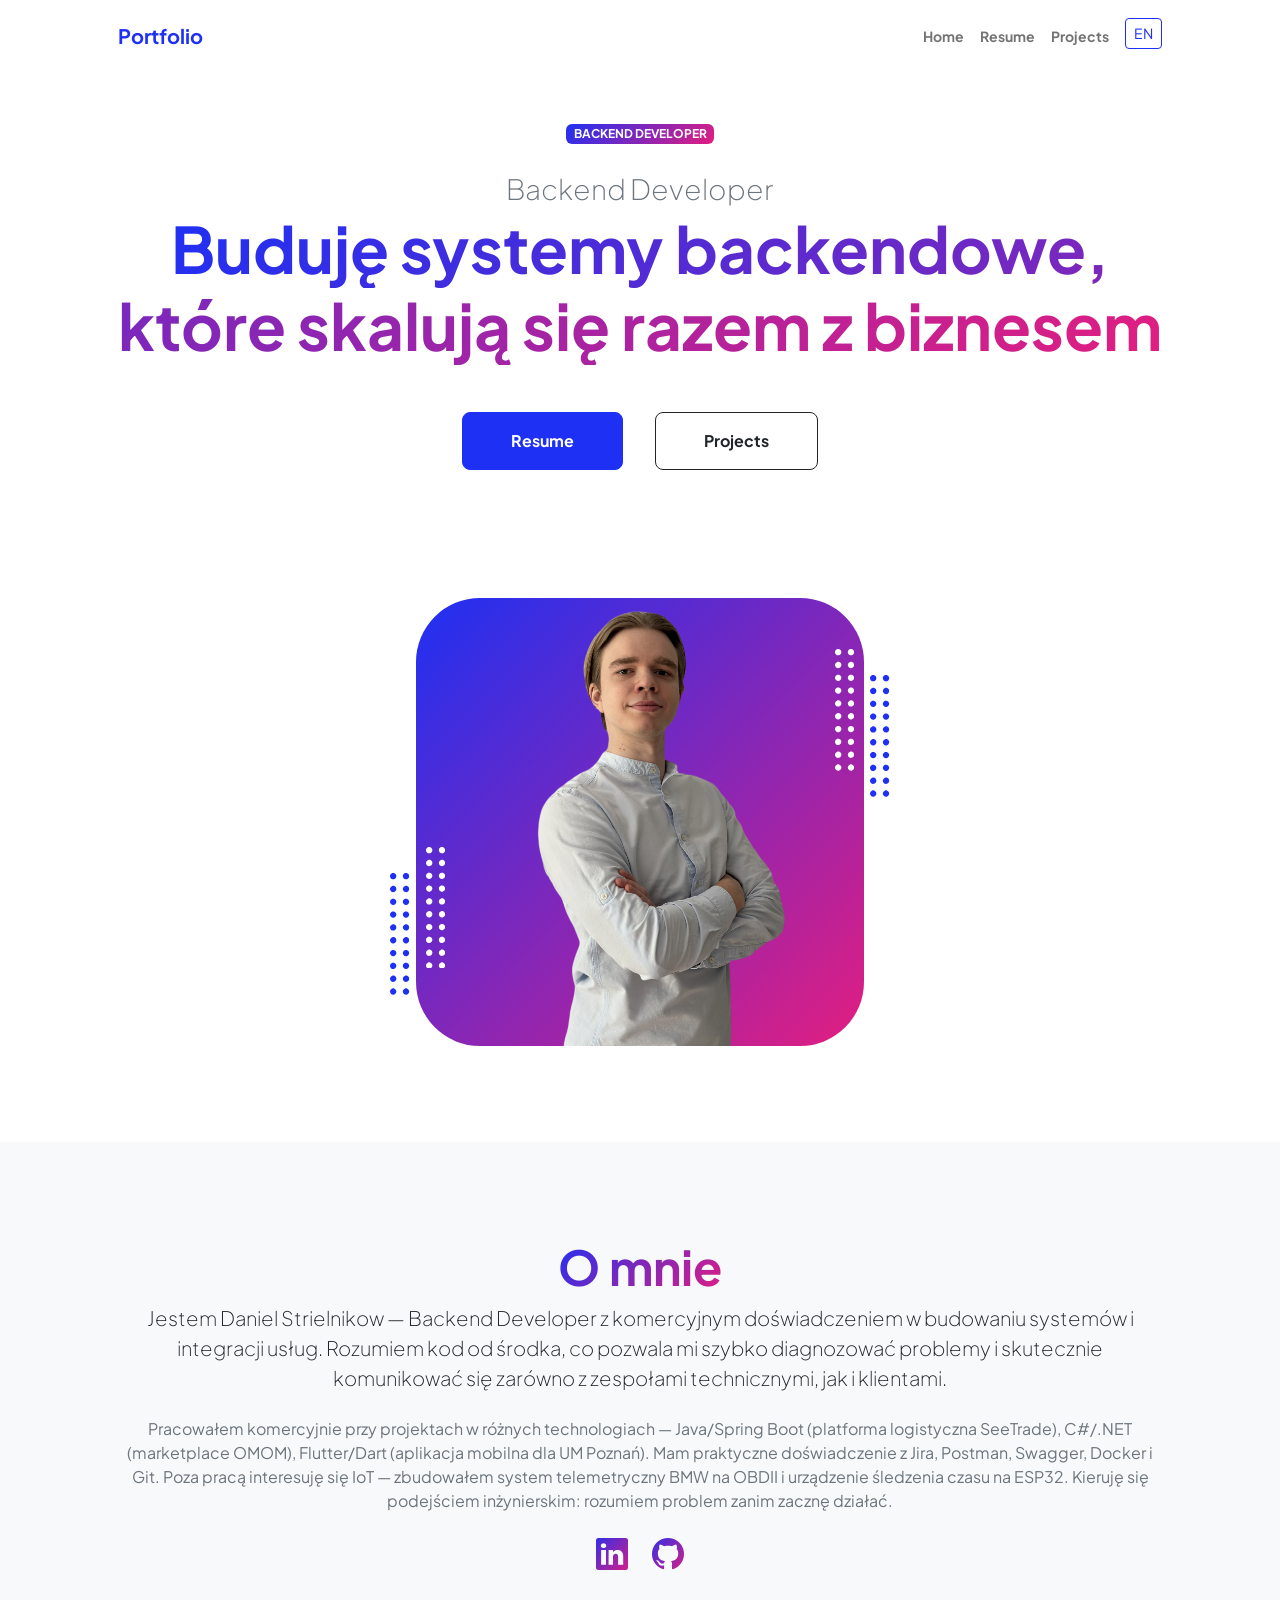
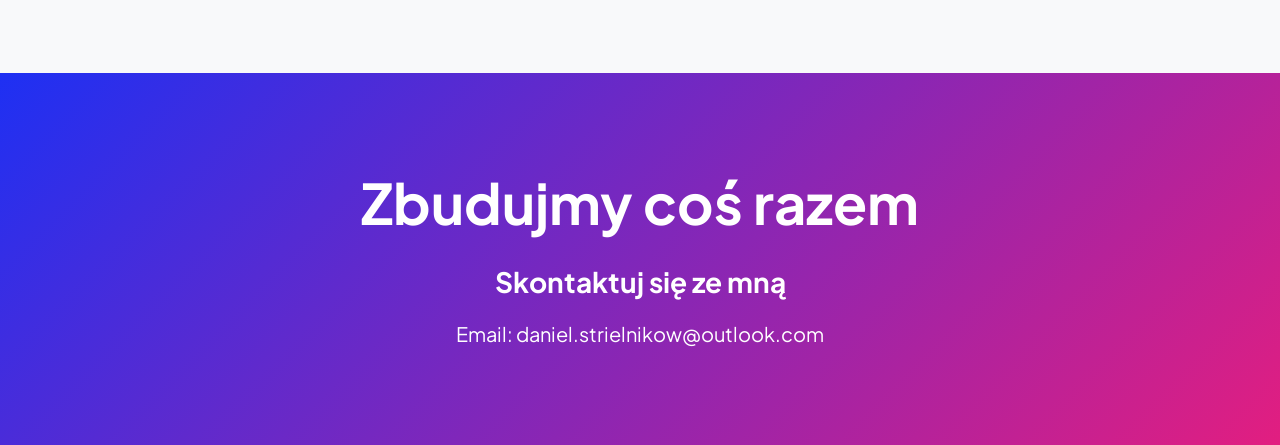
<file: index.html>
<!DOCTYPE html>
<html lang="pl">
<head>
    <meta charset="utf-8" />
    <meta name="viewport" content="width=device-width, initial-scale=1, shrink-to-fit=no" />
    <meta name="description" content="Daniel Strielnikow - Backend Developer Portfolio. Java, C#, Flutter — commercial experience in building systems and integrating services." />
    <meta name="author" content="Daniel Strielnikow" />
    <meta name="keywords" content="Backend Developer, Java, Spring Boot, C#, Flutter, Portfolio, IT Support, HelpDesk" />
    <title>Daniel Strielnikow - Backend Developer Portfolio</title>
    <!-- Open Graph / Social Media Meta Tags -->
    <meta property="og:type" content="website" />
    <meta property="og:title" content="Daniel Strielnikow - Backend Developer Portfolio" />
    <meta property="og:description" content="Backend Developer with commercial experience in Java, C#, and Flutter. Building systems that scale with the business." />
    <meta property="og:image" content="images/profile.png" />
    <meta name="twitter:card" content="summary_large_image" />
    <meta name="twitter:title" content="Daniel Strielnikow - Backend Developer Portfolio" />
    <meta name="twitter:description" content="Backend Developer with commercial experience in Java, C#, and Flutter." />
    <!-- Favicon-->
    <link rel="icon" type="image/x-icon" href="images/favicon.ico" />
    <!-- Custom Google font-->
    <link rel="preconnect" href="https://fonts.googleapis.com" />
    <link rel="preconnect" href="https://fonts.gstatic.com" crossorigin />
    <link href="https://fonts.googleapis.com/css2?family=Plus+Jakarta+Sans:wght@100;200;300;400;500;600;700;800;900&amp;display=swap" rel="stylesheet" />
    <!-- Bootstrap icons-->
    <link href="https://cdn.jsdelivr.net/npm/bootstrap-icons@1.8.1/font/bootstrap-icons.css" rel="stylesheet" />
    <link href="css/styles.css" rel="stylesheet"/>
</head>
<body class="d-flex flex-column h-100">
<main class="flex-shrink-0">
    <!-- Navigation-->
    <nav class="navbar navbar-expand-lg navbar-light bg-white py-3">
        <div class="container px-5">
            <a class="navbar-brand" href="index.html"><span class="fw-bolder text-primary">Portfolio</span></a>
            <button class="navbar-toggler" type="button" data-bs-toggle="collapse" data-bs-target="#navbarSupportedContent" aria-controls="navbarSupportedContent" aria-expanded="false" aria-label="Toggle navigation"><span class="navbar-toggler-icon"></span></button>
            <div class="collapse navbar-collapse" id="navbarSupportedContent">
                <ul class="navbar-nav ms-auto mb-2 mb-lg-0 small fw-bolder">
                    <li class="nav-item"><a class="nav-link" href="index.html" data-i18n="nav.home">Home</a></li>
                    <li class="nav-item"><a class="nav-link" href="resume.html" data-i18n="nav.resume">Resume</a></li>
                    <li class="nav-item"><a class="nav-link" href="projects.html" data-i18n="nav.projects">Projects</a></li>
                    <li class="nav-item ms-lg-2 mt-2 mt-lg-0"><button id="lang-toggle" class="btn btn-outline-primary btn-sm">EN</button></li>
                </ul>
            </div>
        </div>
    </nav>
    <!-- Header-->
    <header class="py-5">
        <div class="container px-5 pb-5">
            <div class="row gx-5 align-items-center">
                <div class="col-xxl-5">
                    <!-- Header text content-->
                    <div class="text-center text-xxl-start">
                        <div class="badge bg-gradient-primary-to-secondary text-white mb-4"><div class="text-uppercase" data-i18n="hero.badge">Java Backend Developer</div></div>
                        <div class="fs-3 fw-light text-muted" data-i18n="hero.role">Java Backend Developer</div>
                        <h2 class="display-3 fw-bolder mb-5"><span class="text-gradient d-inline" data-i18n="hero.headline">Buduję systemy backendowe, które skalują się razem z biznesem</span></h2>
                        <div class="d-grid gap-3 d-sm-flex justify-content-sm-center justify-content-xxl-start mb-3">
                            <a class="btn btn-primary btn-lg px-5 py-3 me-sm-3 fs-6 fw-bolder" href="resume.html" data-i18n="hero.btn.resume">Resume</a>
                            <a class="btn btn-outline-dark btn-lg px-5 py-3 fs-6 fw-bolder" href="projects.html" data-i18n="hero.btn.projects">Projects</a>
                        </div>
                    </div>
                </div>
                <div class="col-xxl-7">
                    <!-- Header profile picture-->
                    <div class="d-flex justify-content-center mt-5 mt-xxl-0">
                        <div class="profile bg-gradient-primary-to-secondary">
                            <img class="profile-img" src="images/profile.png" alt="Daniel Strielnikow - Backend Developer" />
                            <div class="dots-1">
                                <!-- SVG Dots-->
                                <svg version="1.1" xmlns="http://www.w3.org/2000/svg" xmlns:xlink="http://www.w3.org/1999/xlink" x="0px" y="0px" viewBox="0 0 191.6 1215.4" style="enable-background: new 0 0 191.6 1215.4" xml:space="preserve">
                                            <g transform="translate(0.000000,1280.000000) scale(0.100000,-0.100000)">
                                                <path d="M227.7,12788.6c-105-35-200-141-222-248c-43-206,163-412,369-369c155,32,275,190,260,339c-11,105-90,213-190,262        C383.7,12801.6,289.7,12808.6,227.7,12788.6z"></path>
                                                <path d="M1507.7,12788.6c-151-50-253-216-222-362c25-119,136-230,254-255c194-41,395,142,375,339c-11,105-90,213-190,262        C1663.7,12801.6,1569.7,12808.6,1507.7,12788.6z"></path>
                                                <path d="M227.7,11508.6c-105-35-200-141-222-248c-43-206,163-412,369-369c155,32,275,190,260,339c-11,105-90,213-190,262        C383.7,11521.6,289.7,11528.6,227.7,11508.6z"></path>
                                                <path d="M1507.7,11508.6c-151-50-253-216-222-362c25-119,136-230,254-255c194-41,395,142,375,339c-11,105-90,213-190,262        C1663.7,11521.6,1569.7,11528.6,1507.7,11508.6z"></path>
                                                <path d="M227.7,10228.6c-105-35-200-141-222-248c-43-206,163-412,369-369c155,32,275,190,260,339c-11,105-90,213-190,262        C383.7,10241.6,289.7,10248.6,227.7,10228.6z"></path>
                                                <path d="M1507.7,10228.6c-105-35-200-141-222-248c-43-206,163-412,369-369c155,32,275,190,260,339c-11,105-90,213-190,262        C1663.7,10241.6,1569.7,10248.6,1507.7,10228.6z"></path>
                                                <path d="M227.7,8948.6c-105-35-200-141-222-248c-43-206,163-412,369-369c155,32,275,190,260,339c-11,105-90,213-190,262        C383.7,8961.6,289.7,8968.6,227.7,8948.6z"></path>
                                                <path d="M1507.7,8948.6c-105-35-200-141-222-248c-43-206,163-412,369-369c155,32,275,190,260,339c-11,105-90,213-190,262        C1663.7,8961.6,1569.7,8968.6,1507.7,8948.6z"></path>
                                                <path d="M227.7,7668.6c-105-35-200-141-222-248c-43-206,163-412,369-369c155,32,275,190,260,339c-11,105-90,213-190,262        C383.7,7681.6,289.7,7688.6,227.7,7668.6z"></path>
                                                <path d="M1507.7,7668.6c-105-35-200-141-222-248c-43-206,163-412,369-369c155,32,275,190,260,339c-11,105-90,213-190,262        C1663.7,7681.6,1569.7,7688.6,1507.7,7668.6z"></path>
                                                <path d="M227.7,6388.6c-105-35-200-141-222-248c-43-206,163-412,369-369c155,32,275,190,260,339c-11,105-90,213-190,262        C383.7,6401.6,289.7,6408.6,227.7,6388.6z"></path>
                                                <path d="M1507.7,6388.6c-105-35-200-141-222-248c-43-206,163-412,369-369c155,32,275,190,260,339c-11,105-90,213-190,262        C1663.7,6401.6,1569.7,6408.6,1507.7,6388.6z"></path>
                                                <path d="M227.7,5108.6c-105-35-200-141-222-248c-43-206,163-412,369-369c155,32,275,190,260,339c-11,105-90,213-190,262        C383.7,5121.6,289.7,5128.6,227.7,5108.6z"></path>
                                                <path d="M1507.7,5108.6c-105-35-200-141-222-248c-43-206,163-412,369-369c155,32,275,190,260,339c-11,105-90,213-190,262        C1663.7,5121.6,1569.7,5128.6,1507.7,5108.6z"></path>
                                                <path d="M227.7,3828.6c-105-35-200-141-222-248c-43-206,163-412,369-369c155,32,275,190,260,339c-11,105-90,213-190,262        C383.7,3841.6,289.7,3848.6,227.7,3828.6z"></path>
                                                <path d="M1507.7,3828.6c-105-35-200-141-222-248c-43-206,163-412,369-369c155,32,275,190,260,339c-11,105-90,213-190,262        C1663.7,3841.6,1569.7,3848.6,1507.7,3828.6z"></path>
                                                <path d="M227.7,2548.6c-105-35-200-141-222-248c-43-206,163-412,369-369c155,32,275,190,260,339c-11,105-90,213-190,262        C383.7,2561.6,289.7,2568.6,227.7,2548.6z"></path>
                                                <path d="M1507.7,2548.6c-105-35-200-141-222-248c-43-206,163-412,369-369c155,32,275,190,260,339c-11,105-90,213-190,262        C1663.7,2561.6,1569.7,2568.6,1507.7,2548.6z"></path>
                                                <path d="M227.7,1268.6c-105-35-200-141-222-248c-43-206,163-412,369-369c155,32,275,190,260,339c-11,105-90,213-190,262        C383.7,1281.6,289.7,1288.6,227.7,1268.6z"></path>
                                                <path d="M1507.7,1268.6c-105-35-200-141-222-248c-43-206,163-412,369-369c155,32,275,190,260,339c-11,105-90,213-190,262        C1663.7,1281.6,1569.7,1288.6,1507.7,1268.6z"></path>
                                            </g>
                                        </svg>
                                <!-- END of SVG dots-->
                            </div>
                            <div class="dots-2">
                                <!-- SVG Dots-->
                                <svg version="1.1" xmlns="http://www.w3.org/2000/svg" xmlns:xlink="http://www.w3.org/1999/xlink" x="0px" y="0px" viewBox="0 0 191.6 1215.4" style="enable-background: new 0 0 191.6 1215.4" xml:space="preserve">
                                            <g transform="translate(0.000000,1280.000000) scale(0.100000,-0.100000)">
                                                <path d="M227.7,12788.6c-105-35-200-141-222-248c-43-206,163-412,369-369c155,32,275,190,260,339c-11,105-90,213-190,262        C383.7,12801.6,289.7,12808.6,227.7,12788.6z"></path>
                                                <path d="M1507.7,12788.6c-151-50-253-216-222-362c25-119,136-230,254-255c194-41,395,142,375,339c-11,105-90,213-190,262        C1663.7,12801.6,1569.7,12808.6,1507.7,12788.6z"></path>
                                                <path d="M227.7,11508.6c-105-35-200-141-222-248c-43-206,163-412,369-369c155,32,275,190,260,339c-11,105-90,213-190,262        C383.7,11521.6,289.7,11528.6,227.7,11508.6z"></path>
                                                <path d="M1507.7,11508.6c-151-50-253-216-222-362c25-119,136-230,254-255c194-41,395,142,375,339c-11,105-90,213-190,262        C1663.7,11521.6,1569.7,11528.6,1507.7,11508.6z"></path>
                                                <path d="M227.7,10228.6c-105-35-200-141-222-248c-43-206,163-412,369-369c155,32,275,190,260,339c-11,105-90,213-190,262        C383.7,10241.6,289.7,10248.6,227.7,10228.6z"></path>
                                                <path d="M1507.7,10228.6c-105-35-200-141-222-248c-43-206,163-412,369-369c155,32,275,190,260,339c-11,105-90,213-190,262        C1663.7,10241.6,1569.7,10248.6,1507.7,10228.6z"></path>
                                                <path d="M227.7,8948.6c-105-35-200-141-222-248c-43-206,163-412,369-369c155,32,275,190,260,339c-11,105-90,213-190,262        C383.7,8961.6,289.7,8968.6,227.7,8948.6z"></path>
                                                <path d="M1507.7,8948.6c-105-35-200-141-222-248c-43-206,163-412,369-369c155,32,275,190,260,339c-11,105-90,213-190,262        C1663.7,8961.6,1569.7,8968.6,1507.7,8948.6z"></path>
                                                <path d="M227.7,7668.6c-105-35-200-141-222-248c-43-206,163-412,369-369c155,32,275,190,260,339c-11,105-90,213-190,262        C383.7,7681.6,289.7,7688.6,227.7,7668.6z"></path>
                                                <path d="M1507.7,7668.6c-105-35-200-141-222-248c-43-206,163-412,369-369c155,32,275,190,260,339c-11,105-90,213-190,262        C1663.7,7681.6,1569.7,7688.6,1507.7,7668.6z"></path>
                                                <path d="M227.7,6388.6c-105-35-200-141-222-248c-43-206,163-412,369-369c155,32,275,190,260,339c-11,105-90,213-190,262        C383.7,6401.6,289.7,6408.6,227.7,6388.6z"></path>
                                                <path d="M1507.7,6388.6c-105-35-200-141-222-248c-43-206,163-412,369-369c155,32,275,190,260,339c-11,105-90,213-190,262        C1663.7,6401.6,1569.7,6408.6,1507.7,6388.6z"></path>
                                                <path d="M227.7,5108.6c-105-35-200-141-222-248c-43-206,163-412,369-369c155,32,275,190,260,339c-11,105-90,213-190,262        C383.7,5121.6,289.7,5128.6,227.7,5108.6z"></path>
                                                <path d="M1507.7,5108.6c-105-35-200-141-222-248c-43-206,163-412,369-369c155,32,275,190,260,339c-11,105-90,213-190,262        C1663.7,5121.6,1569.7,5128.6,1507.7,5108.6z"></path>
                                                <path d="M227.7,3828.6c-105-35-200-141-222-248c-43-206,163-412,369-369c155,32,275,190,260,339c-11,105-90,213-190,262        C383.7,3841.6,289.7,3848.6,227.7,3828.6z"></path>
                                                <path d="M1507.7,3828.6c-105-35-200-141-222-248c-43-206,163-412,369-369c155,32,275,190,260,339c-11,105-90,213-190,262        C1663.7,3841.6,1569.7,3848.6,1507.7,3828.6z"></path>
                                                <path d="M227.7,2548.6c-105-35-200-141-222-248c-43-206,163-412,369-369c155,32,275,190,260,339c-11,105-90,213-190,262        C383.7,2561.6,289.7,2568.6,227.7,2548.6z"></path>
                                                <path d="M1507.7,2548.6c-105-35-200-141-222-248c-43-206,163-412,369-369c155,32,275,190,260,339c-11,105-90,213-190,262        C1663.7,2561.6,1569.7,2568.6,1507.7,2548.6z"></path>
                                                <path d="M227.7,1268.6c-105-35-200-141-222-248c-43-206,163-412,369-369c155,32,275,190,260,339c-11,105-90,213-190,262        C383.7,1281.6,289.7,1288.6,227.7,1268.6z"></path>
                                                <path d="M1507.7,1268.6c-105-35-200-141-222-248c-43-206,163-412,369-369c155,32,275,190,260,339c-11,105-90,213-190,262        C1663.7,1281.6,1569.7,1288.6,1507.7,1268.6z"></path>
                                            </g>
                                        </svg>
                                <!-- END of SVG dots-->
                            </div>
                            <div class="dots-3">
                                <!-- SVG Dots-->
                                <svg version="1.1" xmlns="http://www.w3.org/2000/svg" xmlns:xlink="http://www.w3.org/1999/xlink" x="0px" y="0px" viewBox="0 0 191.6 1215.4" style="enable-background: new 0 0 191.6 1215.4" xml:space="preserve">
                                            <g transform="translate(0.000000,1280.000000) scale(0.100000,-0.100000)">
                                                <path d="M227.7,12788.6c-105-35-200-141-222-248c-43-206,163-412,369-369c155,32,275,190,260,339c-11,105-90,213-190,262        C383.7,12801.6,289.7,12808.6,227.7,12788.6z"></path>
                                                <path d="M1507.7,12788.6c-151-50-253-216-222-362c25-119,136-230,254-255c194-41,395,142,375,339c-11,105-90,213-190,262        C1663.7,12801.6,1569.7,12808.6,1507.7,12788.6z"></path>
                                                <path d="M227.7,11508.6c-105-35-200-141-222-248c-43-206,163-412,369-369c155,32,275,190,260,339c-11,105-90,213-190,262        C383.7,11521.6,289.7,11528.6,227.7,11508.6z"></path>
                                                <path d="M1507.7,11508.6c-151-50-253-216-222-362c25-119,136-230,254-255c194-41,395,142,375,339c-11,105-90,213-190,262        C1663.7,11521.6,1569.7,11528.6,1507.7,11508.6z"></path>
                                                <path d="M227.7,10228.6c-105-35-200-141-222-248c-43-206,163-412,369-369c155,32,275,190,260,339c-11,105-90,213-190,262        C383.7,10241.6,289.7,10248.6,227.7,10228.6z"></path>
                                                <path d="M1507.7,10228.6c-105-35-200-141-222-248c-43-206,163-412,369-369c155,32,275,190,260,339c-11,105-90,213-190,262        C1663.7,10241.6,1569.7,10248.6,1507.7,10228.6z"></path>
                                                <path d="M227.7,8948.6c-105-35-200-141-222-248c-43-206,163-412,369-369c155,32,275,190,260,339c-11,105-90,213-190,262        C383.7,8961.6,289.7,8968.6,227.7,8948.6z"></path>
                                                <path d="M1507.7,8948.6c-105-35-200-141-222-248c-43-206,163-412,369-369c155,32,275,190,260,339c-11,105-90,213-190,262        C1663.7,8961.6,1569.7,8968.6,1507.7,8948.6z"></path>
                                                <path d="M227.7,7668.6c-105-35-200-141-222-248c-43-206,163-412,369-369c155,32,275,190,260,339c-11,105-90,213-190,262        C383.7,7681.6,289.7,7688.6,227.7,7668.6z"></path>
                                                <path d="M1507.7,7668.6c-105-35-200-141-222-248c-43-206,163-412,369-369c155,32,275,190,260,339c-11,105-90,213-190,262        C1663.7,7681.6,1569.7,7688.6,1507.7,7668.6z"></path>
                                                <path d="M227.7,6388.6c-105-35-200-141-222-248c-43-206,163-412,369-369c155,32,275,190,260,339c-11,105-90,213-190,262        C383.7,6401.6,289.7,6408.6,227.7,6388.6z"></path>
                                                <path d="M1507.7,6388.6c-105-35-200-141-222-248c-43-206,163-412,369-369c155,32,275,190,260,339c-11,105-90,213-190,262        C1663.7,6401.6,1569.7,6408.6,1507.7,6388.6z"></path>
                                                <path d="M227.7,5108.6c-105-35-200-141-222-248c-43-206,163-412,369-369c155,32,275,190,260,339c-11,105-90,213-190,262        C383.7,5121.6,289.7,5128.6,227.7,5108.6z"></path>
                                                <path d="M1507.7,5108.6c-105-35-200-141-222-248c-43-206,163-412,369-369c155,32,275,190,260,339c-11,105-90,213-190,262        C1663.7,5121.6,1569.7,5128.6,1507.7,5108.6z"></path>
                                                <path d="M227.7,3828.6c-105-35-200-141-222-248c-43-206,163-412,369-369c155,32,275,190,260,339c-11,105-90,213-190,262        C383.7,3841.6,289.7,3848.6,227.7,3828.6z"></path>
                                                <path d="M1507.7,3828.6c-105-35-200-141-222-248c-43-206,163-412,369-369c155,32,275,190,260,339c-11,105-90,213-190,262        C1663.7,3841.6,1569.7,3848.6,1507.7,3828.6z"></path>
                                                <path d="M227.7,2548.6c-105-35-200-141-222-248c-43-206,163-412,369-369c155,32,275,190,260,339c-11,105-90,213-190,262        C383.7,2561.6,289.7,2568.6,227.7,2548.6z"></path>
                                                <path d="M1507.7,2548.6c-105-35-200-141-222-248c-43-206,163-412,369-369c155,32,275,190,260,339c-11,105-90,213-190,262        C1663.7,2561.6,1569.7,2568.6,1507.7,2548.6z"></path>
                                                <path d="M227.7,1268.6c-105-35-200-141-222-248c-43-206,163-412,369-369c155,32,275,190,260,339c-11,105-90,213-190,262        C383.7,1281.6,289.7,1288.6,227.7,1268.6z"></path>
                                                <path d="M1507.7,1268.6c-105-35-200-141-222-248c-43-206,163-412,369-369c155,32,275,190,260,339c-11,105-90,213-190,262        C1663.7,1281.6,1569.7,1288.6,1507.7,1268.6z"></path>
                                            </g>
                                        </svg>
                                <!-- END of SVG dots-->
                            </div>
                            <div class="dots-4">
                                <!-- SVG Dots-->
                                <svg version="1.1" xmlns="http://www.w3.org/2000/svg" xmlns:xlink="http://www.w3.org/1999/xlink" x="0px" y="0px" viewBox="0 0 191.6 1215.4" style="enable-background: new 0 0 191.6 1215.4" xml:space="preserve">
                                            <g transform="translate(0.000000,1280.000000) scale(0.100000,-0.100000)">
                                                <path d="M227.7,12788.6c-105-35-200-141-222-248c-43-206,163-412,369-369c155,32,275,190,260,339c-11,105-90,213-190,262        C383.7,12801.6,289.7,12808.6,227.7,12788.6z"></path>
                                                <path d="M1507.7,12788.6c-151-50-253-216-222-362c25-119,136-230,254-255c194-41,395,142,375,339c-11,105-90,213-190,262        C1663.7,12801.6,1569.7,12808.6,1507.7,12788.6z"></path>
                                                <path d="M227.7,11508.6c-105-35-200-141-222-248c-43-206,163-412,369-369c155,32,275,190,260,339c-11,105-90,213-190,262        C383.7,11521.6,289.7,11528.6,227.7,11508.6z"></path>
                                                <path d="M1507.7,11508.6c-151-50-253-216-222-362c25-119,136-230,254-255c194-41,395,142,375,339c-11,105-90,213-190,262        C1663.7,11521.6,1569.7,11528.6,1507.7,11508.6z"></path>
                                                <path d="M227.7,10228.6c-105-35-200-141-222-248c-43-206,163-412,369-369c155,32,275,190,260,339c-11,105-90,213-190,262        C383.7,10241.6,289.7,10248.6,227.7,10228.6z"></path>
                                                <path d="M1507.7,10228.6c-105-35-200-141-222-248c-43-206,163-412,369-369c155,32,275,190,260,339c-11,105-90,213-190,262        C1663.7,10241.6,1569.7,10248.6,1507.7,10228.6z"></path>
                                                <path d="M227.7,8948.6c-105-35-200-141-222-248c-43-206,163-412,369-369c155,32,275,190,260,339c-11,105-90,213-190,262        C383.7,8961.6,289.7,8968.6,227.7,8948.6z"></path>
                                                <path d="M1507.7,8948.6c-105-35-200-141-222-248c-43-206,163-412,369-369c155,32,275,190,260,339c-11,105-90,213-190,262        C1663.7,8961.6,1569.7,8968.6,1507.7,8948.6z"></path>
                                                <path d="M227.7,7668.6c-105-35-200-141-222-248c-43-206,163-412,369-369c155,32,275,190,260,339c-11,105-90,213-190,262        C383.7,7681.6,289.7,7688.6,227.7,7668.6z"></path>
                                                <path d="M1507.7,7668.6c-105-35-200-141-222-248c-43-206,163-412,369-369c155,32,275,190,260,339c-11,105-90,213-190,262        C1663.7,7681.6,1569.7,7688.6,1507.7,7668.6z"></path>
                                                <path d="M227.7,6388.6c-105-35-200-141-222-248c-43-206,163-412,369-369c155,32,275,190,260,339c-11,105-90,213-190,262        C383.7,6401.6,289.7,6408.6,227.7,6388.6z"></path>
                                                <path d="M1507.7,6388.6c-105-35-200-141-222-248c-43-206,163-412,369-369c155,32,275,190,260,339c-11,105-90,213-190,262        C1663.7,6401.6,1569.7,6408.6,1507.7,6388.6z"></path>
                                                <path d="M227.7,5108.6c-105-35-200-141-222-248c-43-206,163-412,369-369c155,32,275,190,260,339c-11,105-90,213-190,262        C383.7,5121.6,289.7,5128.6,227.7,5108.6z"></path>
                                                <path d="M1507.7,5108.6c-105-35-200-141-222-248c-43-206,163-412,369-369c155,32,275,190,260,339c-11,105-90,213-190,262        C1663.7,5121.6,1569.7,5128.6,1507.7,5108.6z"></path>
                                                <path d="M227.7,3828.6c-105-35-200-141-222-248c-43-206,163-412,369-369c155,32,275,190,260,339c-11,105-90,213-190,262        C383.7,3841.6,289.7,3848.6,227.7,3828.6z"></path>
                                                <path d="M1507.7,3828.6c-105-35-200-141-222-248c-43-206,163-412,369-369c155,32,275,190,260,339c-11,105-90,213-190,262        C1663.7,3841.6,1569.7,3848.6,1507.7,3828.6z"></path>
                                                <path d="M227.7,2548.6c-105-35-200-141-222-248c-43-206,163-412,369-369c155,32,275,190,260,339c-11,105-90,213-190,262        C383.7,2561.6,289.7,2568.6,227.7,2548.6z"></path>
                                                <path d="M1507.7,2548.6c-105-35-200-141-222-248c-43-206,163-412,369-369c155,32,275,190,260,339c-11,105-90,213-190,262        C1663.7,2561.6,1569.7,2568.6,1507.7,2548.6z"></path>
                                                <path d="M227.7,1268.6c-105-35-200-141-222-248c-43-206,163-412,369-369c155,32,275,190,260,339c-11,105-90,213-190,262        C383.7,1281.6,289.7,1288.6,227.7,1268.6z"></path>
                                                <path d="M1507.7,1268.6c-105-35-200-141-222-248c-43-206,163-412,369-369c155,32,275,190,260,339c-11,105-90,213-190,262        C1663.7,1281.6,1569.7,1288.6,1507.7,1268.6z"></path>
                                            </g>
                                        </svg>
                                <!-- END of SVG dots-->
                            </div>
                        </div>
                    </div>
                </div>
            </div>
        </div>
    </header>
    <!-- About Section-->
    <section class="bg-light py-5">
        <div class="container px-5">
            <div class="row gx-5 justify-content-center">
                <div class="col-xxl-8">
                    <div class="text-center my-5">
                        <h2 class="display-5 fw-bolder"><span class="text-gradient d-inline" data-i18n="about.title">O mnie</span></h2>
                        <p class="lead fw-light mb-4" data-i18n="about.p1">Jestem Daniel Strielnikow — Java Backend Developer z doświadczeniem komercyjnym w budowaniu systemów rozproszonych, integracji usług i wytwarzaniu oprogramowania produkcyjnego.</p>
                        <p class="text-muted" data-i18n="about.p2">Specjalizuję się w Java 17+, Spring Boot i architekturze mikroserwisów z wykorzystaniem Spring Cloud i Apache Kafka. Mam doświadczenie komercyjne przy projektach ERP i CRM obejmujących zarządzanie flotą, dostarczając systemy backendowe wspierane przez PostgreSQL, Redis i MongoDB, wdrażane przez pipeline CI/CD z Dockerem. Aktualnie buduję OMOM — wieloplatformowy marketplace z logiką wielosprzedawcową, zarządzaniem zamówieniami i integracją płatności, zaprojektowany jako modularny monolit z możliwością migracji do mikroserwisów. Poza pracą zawodową interesuję się IoT i systemami wbudowanymi — zbudowałem system telemetryczny dla BMW oparty na OBDII oraz system śledzenia czasu oparty na ESP32. Kieruję się podejściem inżynierskim: rozumiem problemy zanim je zoptymalizuję.</p>
                        <div class="d-flex justify-content-center fs-2 gap-4">
                            <a class="text-gradient" href="https://www.linkedin.com/in/daniel-strielnikow-5559a5275/"><i class="bi bi-linkedin"></i></a>
                            <a class="text-gradient" href="https://github.com/danielStrielnikow"><i class="bi bi-github"></i></a>
                        </div>
                    </div>
                </div>
            </div>
        </div>
    </section>
    <!-- Contact Section-->
    <section class="py-5 bg-gradient-primary-to-secondary text-white">
        <div class="container px-5 my-5">
            <div class="text-center">
                <h2 class="display-4 fw-bolder mb-4" data-i18n="contact.headline">Zbudujmy coś razem</h2>
                <p class="fs-3 fw-bold mb-3" data-i18n="contact.subheading">Skontaktuj się ze mną</p>
                <p class="fs-5 mb-1">Email: <a href="mailto:daniel.strielnikow@outlook.com" class="text-white">daniel.strielnikow@outlook.com</a>
                </p>
            </div>
        </div>
    </section>
</main>
<!-- Bootstrap core JS-->
<script src="https://cdn.jsdelivr.net/npm/bootstrap@5.2.3/dist/js/bootstrap.bundle.min.js"></script>
<script src="js/i18n.js"></script>
</body>
</html>
</file>
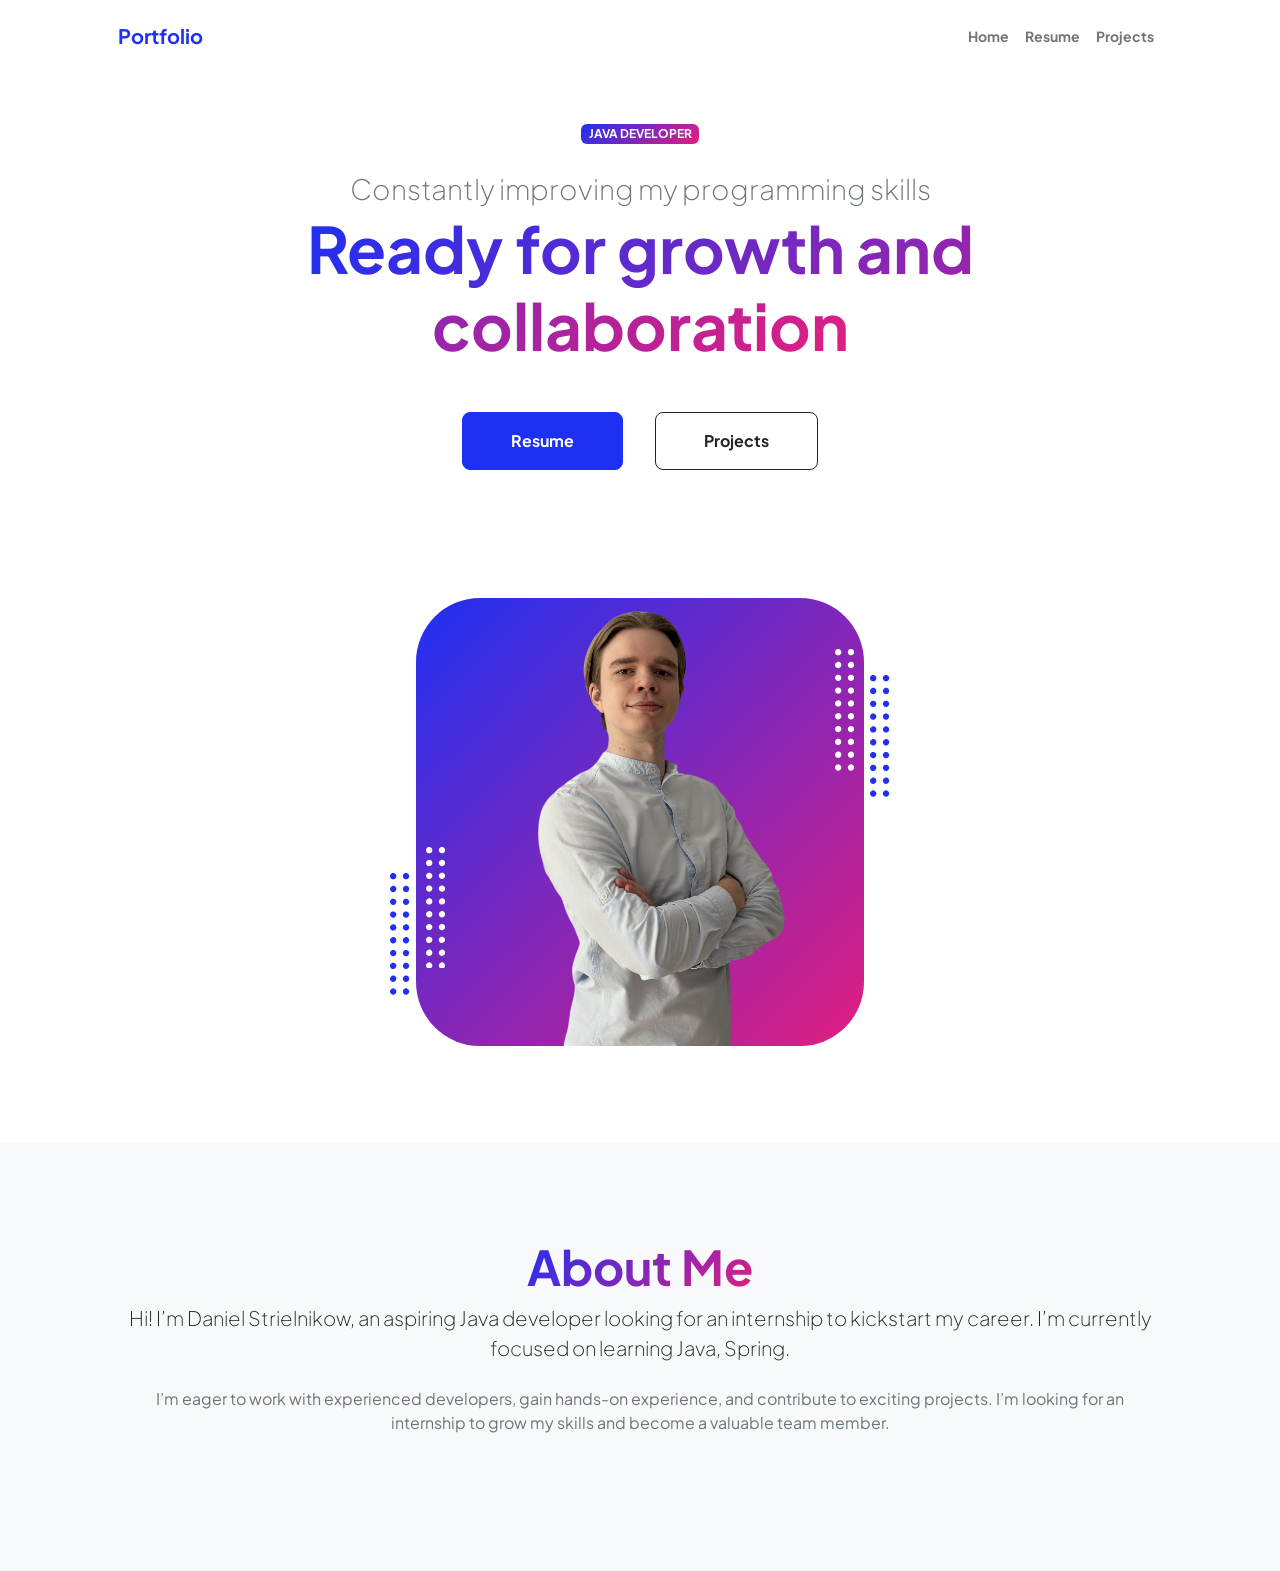
<file: html/index.html>
<!DOCTYPE html>
<html lang="pl">
<head>
    <meta charset="utf-8" />
    <meta name="viewport" content="width=device-width, initial-scale=1, shrink-to-fit=no" />
    <meta name="description" content="Portfolio Java Developer" />
    <meta name="author" content="Daniel Strielnikow" />
    <title>Portfolio - Project</title>
    <!-- Favicon-->
    <link rel="icon" type="image/x-icon" href="/images/favicon.ico" />
    <!-- Custom Google font-->
    <link rel="preconnect" href="https://fonts.googleapis.com" />
    <link rel="preconnect" href="https://fonts.gstatic.com" crossorigin />
    <link href="https://fonts.googleapis.com/css2?family=Plus+Jakarta+Sans:wght@100;200;300;400;500;600;700;800;900&amp;display=swap" rel="stylesheet" />
    <!-- Bootstrap icons-->
    <link href="/css/styles.css" rel="stylesheet"/>
</head>
<body class="d-flex flex-column h-100">
<main class="flex-shrink-0">
    <!-- Navigation-->
    <nav class="navbar navbar-expand-lg navbar-light bg-white py-3">
        <div class="container px-5">
            <a class="navbar-brand" href="index.html"><span class="fw-bolder text-primary">Portfolio</span></a>
            <button class="navbar-toggler" type="button" data-bs-toggle="collapse" data-bs-target="#navbarSupportedContent" aria-controls="navbarSupportedContent" aria-expanded="false" aria-label="Toggle navigation"><span class="navbar-toggler-icon"></span></button>
            <div class="collapse navbar-collapse" id="navbarSupportedContent">
                <ul class="navbar-nav ms-auto mb-2 mb-lg-0 small fw-bolder">
                    <li class="nav-item"><a class="nav-link" href="index.html">Home</a></li>
                    <li class="nav-item"><a class="nav-link" href="projects.html">Resume</a></li>
                    <li class="nav-item"><a class="nav-link" href="projects.html">Projects</a></li>
                </ul>
            </div>
        </div>
    </nav>
    <!-- Header-->
    <header class="py-5">
        <div class="container px-5 pb-5">
            <div class="row gx-5 align-items-center">
                <div class="col-xxl-5">
                    <!-- Header text content-->
                    <div class="text-center text-xxl-start">
                        <div class="badge bg-gradient-primary-to-secondary text-white mb-4"><div class="text-uppercase">Java Developer</div></div>
                        <div class="fs-3 fw-light text-muted">Constantly improving my programming skills</div>
                        <h2 class="display-3 fw-bolder mb-5"><span class="text-gradient d-inline">Ready for growth and collaboration</span></h2>
                        <div class="d-grid gap-3 d-sm-flex justify-content-sm-center justify-content-xxl-start mb-3">
                            <a class="btn btn-primary btn-lg px-5 py-3 me-sm-3 fs-6 fw-bolder" href="resume.html">Resume</a>
                            <a class="btn btn-outline-dark btn-lg px-5 py-3 fs-6 fw-bolder" href="projects.html">Projects</a>
                        </div>
                    </div>
                </div>
                <div class="col-xxl-7">
                    <!-- Header profile picture-->
                    <div class="d-flex justify-content-center mt-5 mt-xxl-0">
                        <div class="profile bg-gradient-primary-to-secondary">
                            <!-- TIP: For best results, use a photo with a transparent background like the demo example below-->
                            <!-- Watch a tutorial on how to do this on YouTube (link)-->
                            <img class="profile-img" src="/images/profile.png" alt="..." />
                            <div class="dots-1">
                                <!-- SVG Dots-->
                                <svg version="1.1" xmlns="http://www.w3.org/2000/svg" xmlns:xlink="http://www.w3.org/1999/xlink" x="0px" y="0px" viewBox="0 0 191.6 1215.4" style="enable-background: new 0 0 191.6 1215.4" xml:space="preserve">
                                            <g transform="translate(0.000000,1280.000000) scale(0.100000,-0.100000)">
                                                <path d="M227.7,12788.6c-105-35-200-141-222-248c-43-206,163-412,369-369c155,32,275,190,260,339c-11,105-90,213-190,262        C383.7,12801.6,289.7,12808.6,227.7,12788.6z"></path>
                                                <path d="M1507.7,12788.6c-151-50-253-216-222-362c25-119,136-230,254-255c194-41,395,142,375,339c-11,105-90,213-190,262        C1663.7,12801.6,1569.7,12808.6,1507.7,12788.6z"></path>
                                                <path d="M227.7,11508.6c-105-35-200-141-222-248c-43-206,163-412,369-369c155,32,275,190,260,339c-11,105-90,213-190,262        C383.7,11521.6,289.7,11528.6,227.7,11508.6z"></path>
                                                <path d="M1507.7,11508.6c-151-50-253-216-222-362c25-119,136-230,254-255c194-41,395,142,375,339c-11,105-90,213-190,262        C1663.7,11521.6,1569.7,11528.6,1507.7,11508.6z"></path>
                                                <path d="M227.7,10228.6c-105-35-200-141-222-248c-43-206,163-412,369-369c155,32,275,190,260,339c-11,105-90,213-190,262        C383.7,10241.6,289.7,10248.6,227.7,10228.6z"></path>
                                                <path d="M1507.7,10228.6c-105-35-200-141-222-248c-43-206,163-412,369-369c155,32,275,190,260,339c-11,105-90,213-190,262        C1663.7,10241.6,1569.7,10248.6,1507.7,10228.6z"></path>
                                                <path d="M227.7,8948.6c-105-35-200-141-222-248c-43-206,163-412,369-369c155,32,275,190,260,339c-11,105-90,213-190,262        C383.7,8961.6,289.7,8968.6,227.7,8948.6z"></path>
                                                <path d="M1507.7,8948.6c-105-35-200-141-222-248c-43-206,163-412,369-369c155,32,275,190,260,339c-11,105-90,213-190,262        C1663.7,8961.6,1569.7,8968.6,1507.7,8948.6z"></path>
                                                <path d="M227.7,7668.6c-105-35-200-141-222-248c-43-206,163-412,369-369c155,32,275,190,260,339c-11,105-90,213-190,262        C383.7,7681.6,289.7,7688.6,227.7,7668.6z"></path>
                                                <path d="M1507.7,7668.6c-105-35-200-141-222-248c-43-206,163-412,369-369c155,32,275,190,260,339c-11,105-90,213-190,262        C1663.7,7681.6,1569.7,7688.6,1507.7,7668.6z"></path>
                                                <path d="M227.7,6388.6c-105-35-200-141-222-248c-43-206,163-412,369-369c155,32,275,190,260,339c-11,105-90,213-190,262        C383.7,6401.6,289.7,6408.6,227.7,6388.6z"></path>
                                                <path d="M1507.7,6388.6c-105-35-200-141-222-248c-43-206,163-412,369-369c155,32,275,190,260,339c-11,105-90,213-190,262        C1663.7,6401.6,1569.7,6408.6,1507.7,6388.6z"></path>
                                                <path d="M227.7,5108.6c-105-35-200-141-222-248c-43-206,163-412,369-369c155,32,275,190,260,339c-11,105-90,213-190,262        C383.7,5121.6,289.7,5128.6,227.7,5108.6z"></path>
                                                <path d="M1507.7,5108.6c-105-35-200-141-222-248c-43-206,163-412,369-369c155,32,275,190,260,339c-11,105-90,213-190,262        C1663.7,5121.6,1569.7,5128.6,1507.7,5108.6z"></path>
                                                <path d="M227.7,3828.6c-105-35-200-141-222-248c-43-206,163-412,369-369c155,32,275,190,260,339c-11,105-90,213-190,262        C383.7,3841.6,289.7,3848.6,227.7,3828.6z"></path>
                                                <path d="M1507.7,3828.6c-105-35-200-141-222-248c-43-206,163-412,369-369c155,32,275,190,260,339c-11,105-90,213-190,262        C1663.7,3841.6,1569.7,3848.6,1507.7,3828.6z"></path>
                                                <path d="M227.7,2548.6c-105-35-200-141-222-248c-43-206,163-412,369-369c155,32,275,190,260,339c-11,105-90,213-190,262        C383.7,2561.6,289.7,2568.6,227.7,2548.6z"></path>
                                                <path d="M1507.7,2548.6c-105-35-200-141-222-248c-43-206,163-412,369-369c155,32,275,190,260,339c-11,105-90,213-190,262        C1663.7,2561.6,1569.7,2568.6,1507.7,2548.6z"></path>
                                                <path d="M227.7,1268.6c-105-35-200-141-222-248c-43-206,163-412,369-369c155,32,275,190,260,339c-11,105-90,213-190,262        C383.7,1281.6,289.7,1288.6,227.7,1268.6z"></path>
                                                <path d="M1507.7,1268.6c-105-35-200-141-222-248c-43-206,163-412,369-369c155,32,275,190,260,339c-11,105-90,213-190,262        C1663.7,1281.6,1569.7,1288.6,1507.7,1268.6z"></path>
                                            </g>
                                        </svg>
                                <!-- END of SVG dots-->
                            </div>
                            <div class="dots-2">
                                <!-- SVG Dots-->
                                <svg version="1.1" xmlns="http://www.w3.org/2000/svg" xmlns:xlink="http://www.w3.org/1999/xlink" x="0px" y="0px" viewBox="0 0 191.6 1215.4" style="enable-background: new 0 0 191.6 1215.4" xml:space="preserve">
                                            <g transform="translate(0.000000,1280.000000) scale(0.100000,-0.100000)">
                                                <path d="M227.7,12788.6c-105-35-200-141-222-248c-43-206,163-412,369-369c155,32,275,190,260,339c-11,105-90,213-190,262        C383.7,12801.6,289.7,12808.6,227.7,12788.6z"></path>
                                                <path d="M1507.7,12788.6c-151-50-253-216-222-362c25-119,136-230,254-255c194-41,395,142,375,339c-11,105-90,213-190,262        C1663.7,12801.6,1569.7,12808.6,1507.7,12788.6z"></path>
                                                <path d="M227.7,11508.6c-105-35-200-141-222-248c-43-206,163-412,369-369c155,32,275,190,260,339c-11,105-90,213-190,262        C383.7,11521.6,289.7,11528.6,227.7,11508.6z"></path>
                                                <path d="M1507.7,11508.6c-151-50-253-216-222-362c25-119,136-230,254-255c194-41,395,142,375,339c-11,105-90,213-190,262        C1663.7,11521.6,1569.7,11528.6,1507.7,11508.6z"></path>
                                                <path d="M227.7,10228.6c-105-35-200-141-222-248c-43-206,163-412,369-369c155,32,275,190,260,339c-11,105-90,213-190,262        C383.7,10241.6,289.7,10248.6,227.7,10228.6z"></path>
                                                <path d="M1507.7,10228.6c-105-35-200-141-222-248c-43-206,163-412,369-369c155,32,275,190,260,339c-11,105-90,213-190,262        C1663.7,10241.6,1569.7,10248.6,1507.7,10228.6z"></path>
                                                <path d="M227.7,8948.6c-105-35-200-141-222-248c-43-206,163-412,369-369c155,32,275,190,260,339c-11,105-90,213-190,262        C383.7,8961.6,289.7,8968.6,227.7,8948.6z"></path>
                                                <path d="M1507.7,8948.6c-105-35-200-141-222-248c-43-206,163-412,369-369c155,32,275,190,260,339c-11,105-90,213-190,262        C1663.7,8961.6,1569.7,8968.6,1507.7,8948.6z"></path>
                                                <path d="M227.7,7668.6c-105-35-200-141-222-248c-43-206,163-412,369-369c155,32,275,190,260,339c-11,105-90,213-190,262        C383.7,7681.6,289.7,7688.6,227.7,7668.6z"></path>
                                                <path d="M1507.7,7668.6c-105-35-200-141-222-248c-43-206,163-412,369-369c155,32,275,190,260,339c-11,105-90,213-190,262        C1663.7,7681.6,1569.7,7688.6,1507.7,7668.6z"></path>
                                                <path d="M227.7,6388.6c-105-35-200-141-222-248c-43-206,163-412,369-369c155,32,275,190,260,339c-11,105-90,213-190,262        C383.7,6401.6,289.7,6408.6,227.7,6388.6z"></path>
                                                <path d="M1507.7,6388.6c-105-35-200-141-222-248c-43-206,163-412,369-369c155,32,275,190,260,339c-11,105-90,213-190,262        C1663.7,6401.6,1569.7,6408.6,1507.7,6388.6z"></path>
                                                <path d="M227.7,5108.6c-105-35-200-141-222-248c-43-206,163-412,369-369c155,32,275,190,260,339c-11,105-90,213-190,262        C383.7,5121.6,289.7,5128.6,227.7,5108.6z"></path>
                                                <path d="M1507.7,5108.6c-105-35-200-141-222-248c-43-206,163-412,369-369c155,32,275,190,260,339c-11,105-90,213-190,262        C1663.7,5121.6,1569.7,5128.6,1507.7,5108.6z"></path>
                                                <path d="M227.7,3828.6c-105-35-200-141-222-248c-43-206,163-412,369-369c155,32,275,190,260,339c-11,105-90,213-190,262        C383.7,3841.6,289.7,3848.6,227.7,3828.6z"></path>
                                                <path d="M1507.7,3828.6c-105-35-200-141-222-248c-43-206,163-412,369-369c155,32,275,190,260,339c-11,105-90,213-190,262        C1663.7,3841.6,1569.7,3848.6,1507.7,3828.6z"></path>
                                                <path d="M227.7,2548.6c-105-35-200-141-222-248c-43-206,163-412,369-369c155,32,275,190,260,339c-11,105-90,213-190,262        C383.7,2561.6,289.7,2568.6,227.7,2548.6z"></path>
                                                <path d="M1507.7,2548.6c-105-35-200-141-222-248c-43-206,163-412,369-369c155,32,275,190,260,339c-11,105-90,213-190,262        C1663.7,2561.6,1569.7,2568.6,1507.7,2548.6z"></path>
                                                <path d="M227.7,1268.6c-105-35-200-141-222-248c-43-206,163-412,369-369c155,32,275,190,260,339c-11,105-90,213-190,262        C383.7,1281.6,289.7,1288.6,227.7,1268.6z"></path>
                                                <path d="M1507.7,1268.6c-105-35-200-141-222-248c-43-206,163-412,369-369c155,32,275,190,260,339c-11,105-90,213-190,262        C1663.7,1281.6,1569.7,1288.6,1507.7,1268.6z"></path>
                                            </g>
                                        </svg>
                                <!-- END of SVG dots-->
                            </div>
                            <div class="dots-3">
                                <!-- SVG Dots-->
                                <svg version="1.1" xmlns="http://www.w3.org/2000/svg" xmlns:xlink="http://www.w3.org/1999/xlink" x="0px" y="0px" viewBox="0 0 191.6 1215.4" style="enable-background: new 0 0 191.6 1215.4" xml:space="preserve">
                                            <g transform="translate(0.000000,1280.000000) scale(0.100000,-0.100000)">
                                                <path d="M227.7,12788.6c-105-35-200-141-222-248c-43-206,163-412,369-369c155,32,275,190,260,339c-11,105-90,213-190,262        C383.7,12801.6,289.7,12808.6,227.7,12788.6z"></path>
                                                <path d="M1507.7,12788.6c-151-50-253-216-222-362c25-119,136-230,254-255c194-41,395,142,375,339c-11,105-90,213-190,262        C1663.7,12801.6,1569.7,12808.6,1507.7,12788.6z"></path>
                                                <path d="M227.7,11508.6c-105-35-200-141-222-248c-43-206,163-412,369-369c155,32,275,190,260,339c-11,105-90,213-190,262        C383.7,11521.6,289.7,11528.6,227.7,11508.6z"></path>
                                                <path d="M1507.7,11508.6c-151-50-253-216-222-362c25-119,136-230,254-255c194-41,395,142,375,339c-11,105-90,213-190,262        C1663.7,11521.6,1569.7,11528.6,1507.7,11508.6z"></path>
                                                <path d="M227.7,10228.6c-105-35-200-141-222-248c-43-206,163-412,369-369c155,32,275,190,260,339c-11,105-90,213-190,262        C383.7,10241.6,289.7,10248.6,227.7,10228.6z"></path>
                                                <path d="M1507.7,10228.6c-105-35-200-141-222-248c-43-206,163-412,369-369c155,32,275,190,260,339c-11,105-90,213-190,262        C1663.7,10241.6,1569.7,10248.6,1507.7,10228.6z"></path>
                                                <path d="M227.7,8948.6c-105-35-200-141-222-248c-43-206,163-412,369-369c155,32,275,190,260,339c-11,105-90,213-190,262        C383.7,8961.6,289.7,8968.6,227.7,8948.6z"></path>
                                                <path d="M1507.7,8948.6c-105-35-200-141-222-248c-43-206,163-412,369-369c155,32,275,190,260,339c-11,105-90,213-190,262        C1663.7,8961.6,1569.7,8968.6,1507.7,8948.6z"></path>
                                                <path d="M227.7,7668.6c-105-35-200-141-222-248c-43-206,163-412,369-369c155,32,275,190,260,339c-11,105-90,213-190,262        C383.7,7681.6,289.7,7688.6,227.7,7668.6z"></path>
                                                <path d="M1507.7,7668.6c-105-35-200-141-222-248c-43-206,163-412,369-369c155,32,275,190,260,339c-11,105-90,213-190,262        C1663.7,7681.6,1569.7,7688.6,1507.7,7668.6z"></path>
                                                <path d="M227.7,6388.6c-105-35-200-141-222-248c-43-206,163-412,369-369c155,32,275,190,260,339c-11,105-90,213-190,262        C383.7,6401.6,289.7,6408.6,227.7,6388.6z"></path>
                                                <path d="M1507.7,6388.6c-105-35-200-141-222-248c-43-206,163-412,369-369c155,32,275,190,260,339c-11,105-90,213-190,262        C1663.7,6401.6,1569.7,6408.6,1507.7,6388.6z"></path>
                                                <path d="M227.7,5108.6c-105-35-200-141-222-248c-43-206,163-412,369-369c155,32,275,190,260,339c-11,105-90,213-190,262        C383.7,5121.6,289.7,5128.6,227.7,5108.6z"></path>
                                                <path d="M1507.7,5108.6c-105-35-200-141-222-248c-43-206,163-412,369-369c155,32,275,190,260,339c-11,105-90,213-190,262        C1663.7,5121.6,1569.7,5128.6,1507.7,5108.6z"></path>
                                                <path d="M227.7,3828.6c-105-35-200-141-222-248c-43-206,163-412,369-369c155,32,275,190,260,339c-11,105-90,213-190,262        C383.7,3841.6,289.7,3848.6,227.7,3828.6z"></path>
                                                <path d="M1507.7,3828.6c-105-35-200-141-222-248c-43-206,163-412,369-369c155,32,275,190,260,339c-11,105-90,213-190,262        C1663.7,3841.6,1569.7,3848.6,1507.7,3828.6z"></path>
                                                <path d="M227.7,2548.6c-105-35-200-141-222-248c-43-206,163-412,369-369c155,32,275,190,260,339c-11,105-90,213-190,262        C383.7,2561.6,289.7,2568.6,227.7,2548.6z"></path>
                                                <path d="M1507.7,2548.6c-105-35-200-141-222-248c-43-206,163-412,369-369c155,32,275,190,260,339c-11,105-90,213-190,262        C1663.7,2561.6,1569.7,2568.6,1507.7,2548.6z"></path>
                                                <path d="M227.7,1268.6c-105-35-200-141-222-248c-43-206,163-412,369-369c155,32,275,190,260,339c-11,105-90,213-190,262        C383.7,1281.6,289.7,1288.6,227.7,1268.6z"></path>
                                                <path d="M1507.7,1268.6c-105-35-200-141-222-248c-43-206,163-412,369-369c155,32,275,190,260,339c-11,105-90,213-190,262        C1663.7,1281.6,1569.7,1288.6,1507.7,1268.6z"></path>
                                            </g>
                                        </svg>
                                <!-- END of SVG dots-->
                            </div>
                            <div class="dots-4">
                                <!-- SVG Dots-->
                                <svg version="1.1" xmlns="http://www.w3.org/2000/svg" xmlns:xlink="http://www.w3.org/1999/xlink" x="0px" y="0px" viewBox="0 0 191.6 1215.4" style="enable-background: new 0 0 191.6 1215.4" xml:space="preserve">
                                            <g transform="translate(0.000000,1280.000000) scale(0.100000,-0.100000)">
                                                <path d="M227.7,12788.6c-105-35-200-141-222-248c-43-206,163-412,369-369c155,32,275,190,260,339c-11,105-90,213-190,262        C383.7,12801.6,289.7,12808.6,227.7,12788.6z"></path>
                                                <path d="M1507.7,12788.6c-151-50-253-216-222-362c25-119,136-230,254-255c194-41,395,142,375,339c-11,105-90,213-190,262        C1663.7,12801.6,1569.7,12808.6,1507.7,12788.6z"></path>
                                                <path d="M227.7,11508.6c-105-35-200-141-222-248c-43-206,163-412,369-369c155,32,275,190,260,339c-11,105-90,213-190,262        C383.7,11521.6,289.7,11528.6,227.7,11508.6z"></path>
                                                <path d="M1507.7,11508.6c-151-50-253-216-222-362c25-119,136-230,254-255c194-41,395,142,375,339c-11,105-90,213-190,262        C1663.7,11521.6,1569.7,11528.6,1507.7,11508.6z"></path>
                                                <path d="M227.7,10228.6c-105-35-200-141-222-248c-43-206,163-412,369-369c155,32,275,190,260,339c-11,105-90,213-190,262        C383.7,10241.6,289.7,10248.6,227.7,10228.6z"></path>
                                                <path d="M1507.7,10228.6c-105-35-200-141-222-248c-43-206,163-412,369-369c155,32,275,190,260,339c-11,105-90,213-190,262        C1663.7,10241.6,1569.7,10248.6,1507.7,10228.6z"></path>
                                                <path d="M227.7,8948.6c-105-35-200-141-222-248c-43-206,163-412,369-369c155,32,275,190,260,339c-11,105-90,213-190,262        C383.7,8961.6,289.7,8968.6,227.7,8948.6z"></path>
                                                <path d="M1507.7,8948.6c-105-35-200-141-222-248c-43-206,163-412,369-369c155,32,275,190,260,339c-11,105-90,213-190,262        C1663.7,8961.6,1569.7,8968.6,1507.7,8948.6z"></path>
                                                <path d="M227.7,7668.6c-105-35-200-141-222-248c-43-206,163-412,369-369c155,32,275,190,260,339c-11,105-90,213-190,262        C383.7,7681.6,289.7,7688.6,227.7,7668.6z"></path>
                                                <path d="M1507.7,7668.6c-105-35-200-141-222-248c-43-206,163-412,369-369c155,32,275,190,260,339c-11,105-90,213-190,262        C1663.7,7681.6,1569.7,7688.6,1507.7,7668.6z"></path>
                                                <path d="M227.7,6388.6c-105-35-200-141-222-248c-43-206,163-412,369-369c155,32,275,190,260,339c-11,105-90,213-190,262        C383.7,6401.6,289.7,6408.6,227.7,6388.6z"></path>
                                                <path d="M1507.7,6388.6c-105-35-200-141-222-248c-43-206,163-412,369-369c155,32,275,190,260,339c-11,105-90,213-190,262        C1663.7,6401.6,1569.7,6408.6,1507.7,6388.6z"></path>
                                                <path d="M227.7,5108.6c-105-35-200-141-222-248c-43-206,163-412,369-369c155,32,275,190,260,339c-11,105-90,213-190,262        C383.7,5121.6,289.7,5128.6,227.7,5108.6z"></path>
                                                <path d="M1507.7,5108.6c-105-35-200-141-222-248c-43-206,163-412,369-369c155,32,275,190,260,339c-11,105-90,213-190,262        C1663.7,5121.6,1569.7,5128.6,1507.7,5108.6z"></path>
                                                <path d="M227.7,3828.6c-105-35-200-141-222-248c-43-206,163-412,369-369c155,32,275,190,260,339c-11,105-90,213-190,262        C383.7,3841.6,289.7,3848.6,227.7,3828.6z"></path>
                                                <path d="M1507.7,3828.6c-105-35-200-141-222-248c-43-206,163-412,369-369c155,32,275,190,260,339c-11,105-90,213-190,262        C1663.7,3841.6,1569.7,3848.6,1507.7,3828.6z"></path>
                                                <path d="M227.7,2548.6c-105-35-200-141-222-248c-43-206,163-412,369-369c155,32,275,190,260,339c-11,105-90,213-190,262        C383.7,2561.6,289.7,2568.6,227.7,2548.6z"></path>
                                                <path d="M1507.7,2548.6c-105-35-200-141-222-248c-43-206,163-412,369-369c155,32,275,190,260,339c-11,105-90,213-190,262        C1663.7,2561.6,1569.7,2568.6,1507.7,2548.6z"></path>
                                                <path d="M227.7,1268.6c-105-35-200-141-222-248c-43-206,163-412,369-369c155,32,275,190,260,339c-11,105-90,213-190,262        C383.7,1281.6,289.7,1288.6,227.7,1268.6z"></path>
                                                <path d="M1507.7,1268.6c-105-35-200-141-222-248c-43-206,163-412,369-369c155,32,275,190,260,339c-11,105-90,213-190,262        C1663.7,1281.6,1569.7,1288.6,1507.7,1268.6z"></path>
                                            </g>
                                        </svg>
                                <!-- END of SVG dots-->
                            </div>
                        </div>
                    </div>
                </div>
            </div>
        </div>
    </header>
    <!-- About Section-->
    <section class="bg-light py-5">
        <div class="container px-5">
            <div class="row gx-5 justify-content-center">
                <div class="col-xxl-8">
                    <div class="text-center my-5">
                        <h2 class="display-5 fw-bolder"><span class="text-gradient d-inline">About Me</span></h2>
                        <p class="lead fw-light mb-4">Hi! I’m Daniel Strielnikow, an aspiring Java developer looking for an internship to kickstart my career.
                            I’m currently focused on learning Java, Spring.</p>
                        <p class="text-muted">
                            I’m eager to work with experienced developers, gain hands-on experience, and contribute to exciting projects.
                            I’m looking for an internship to grow my skills and become a valuable team member.
                            <br><br>
                        </p>
                        <div class="d-flex justify-content-center fs-2 gap-4">
                            <a class="text-gradient" href="https://www.linkedin.com/in/daniel-strielnikow-5559a5275/"><i class="bi bi-linkedin"></i></a>
                            <a class="text-gradient" href="https://github.com/danielStrielnikow"><i class="bi bi-github"></i></a>
                        </div>
                    </div>
                </div>
            </div>
        </div>
    </section>
</main>
</body>
</html>
</file>
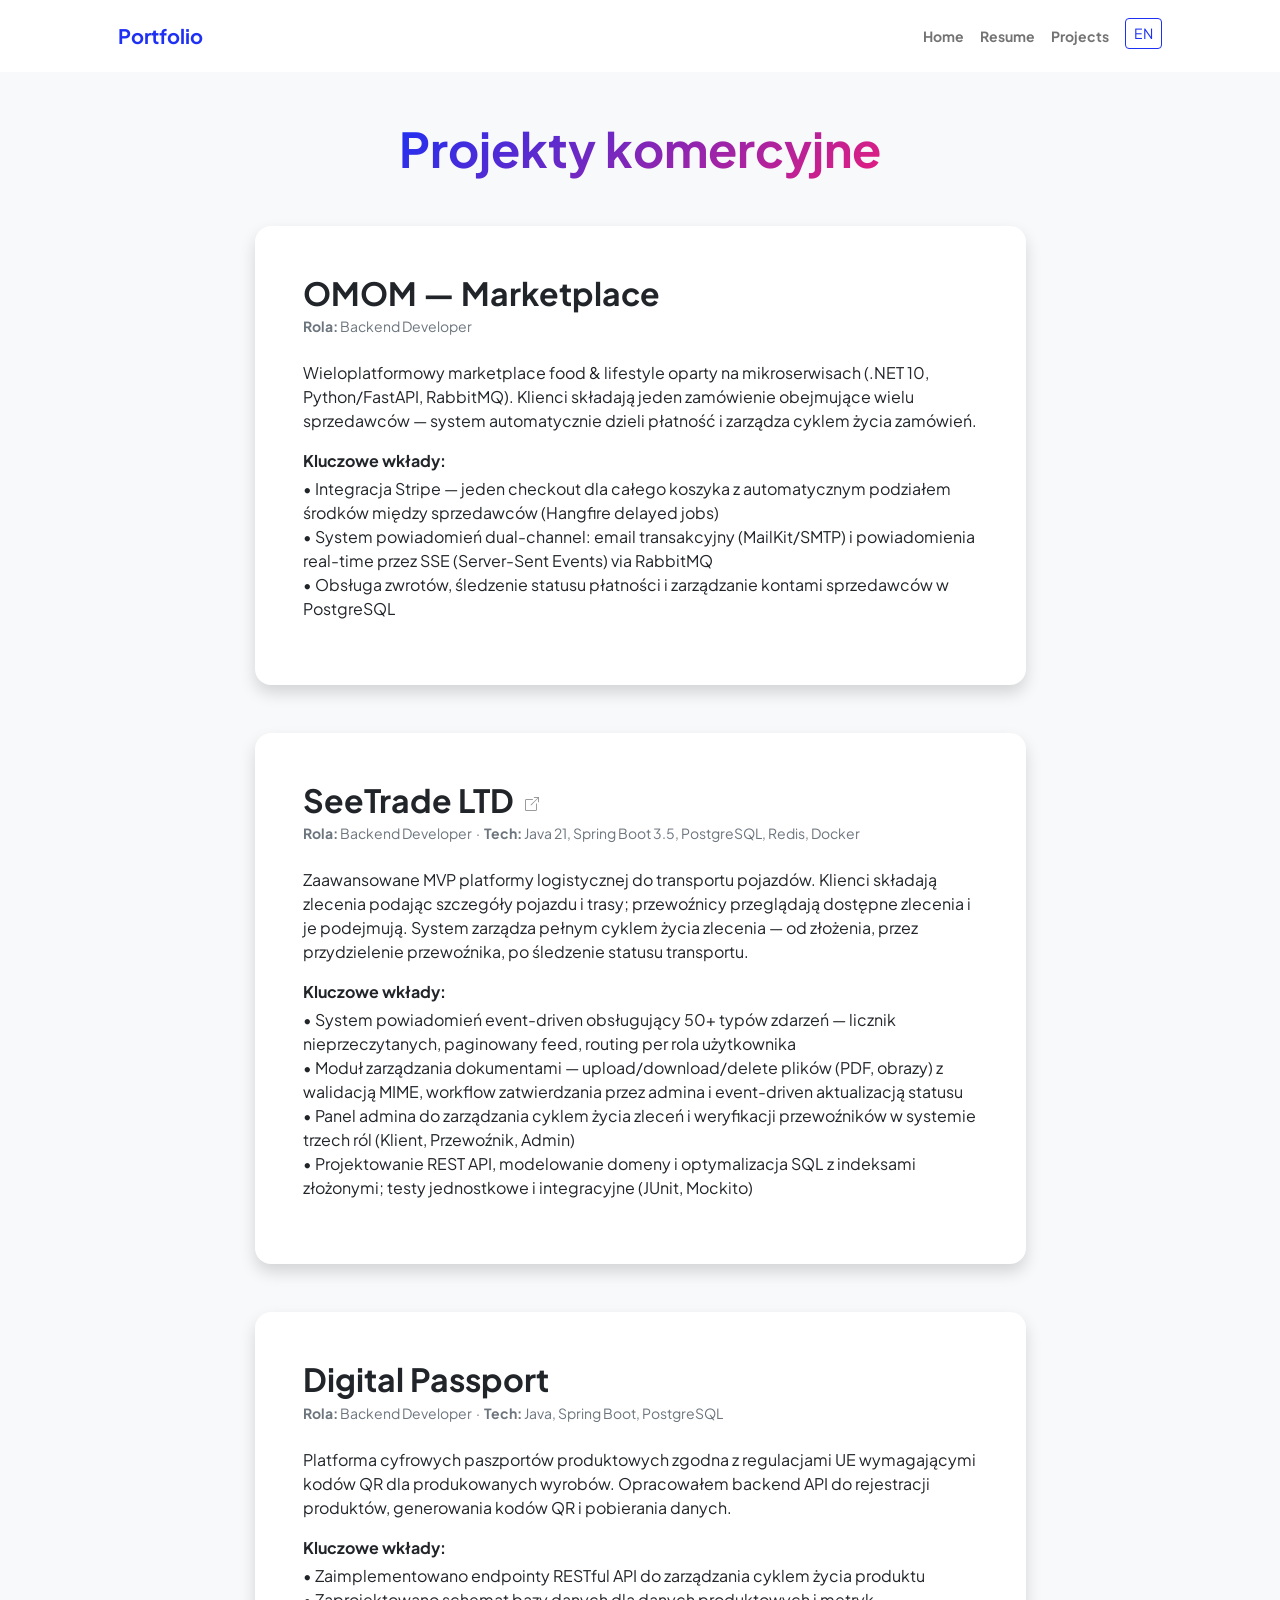
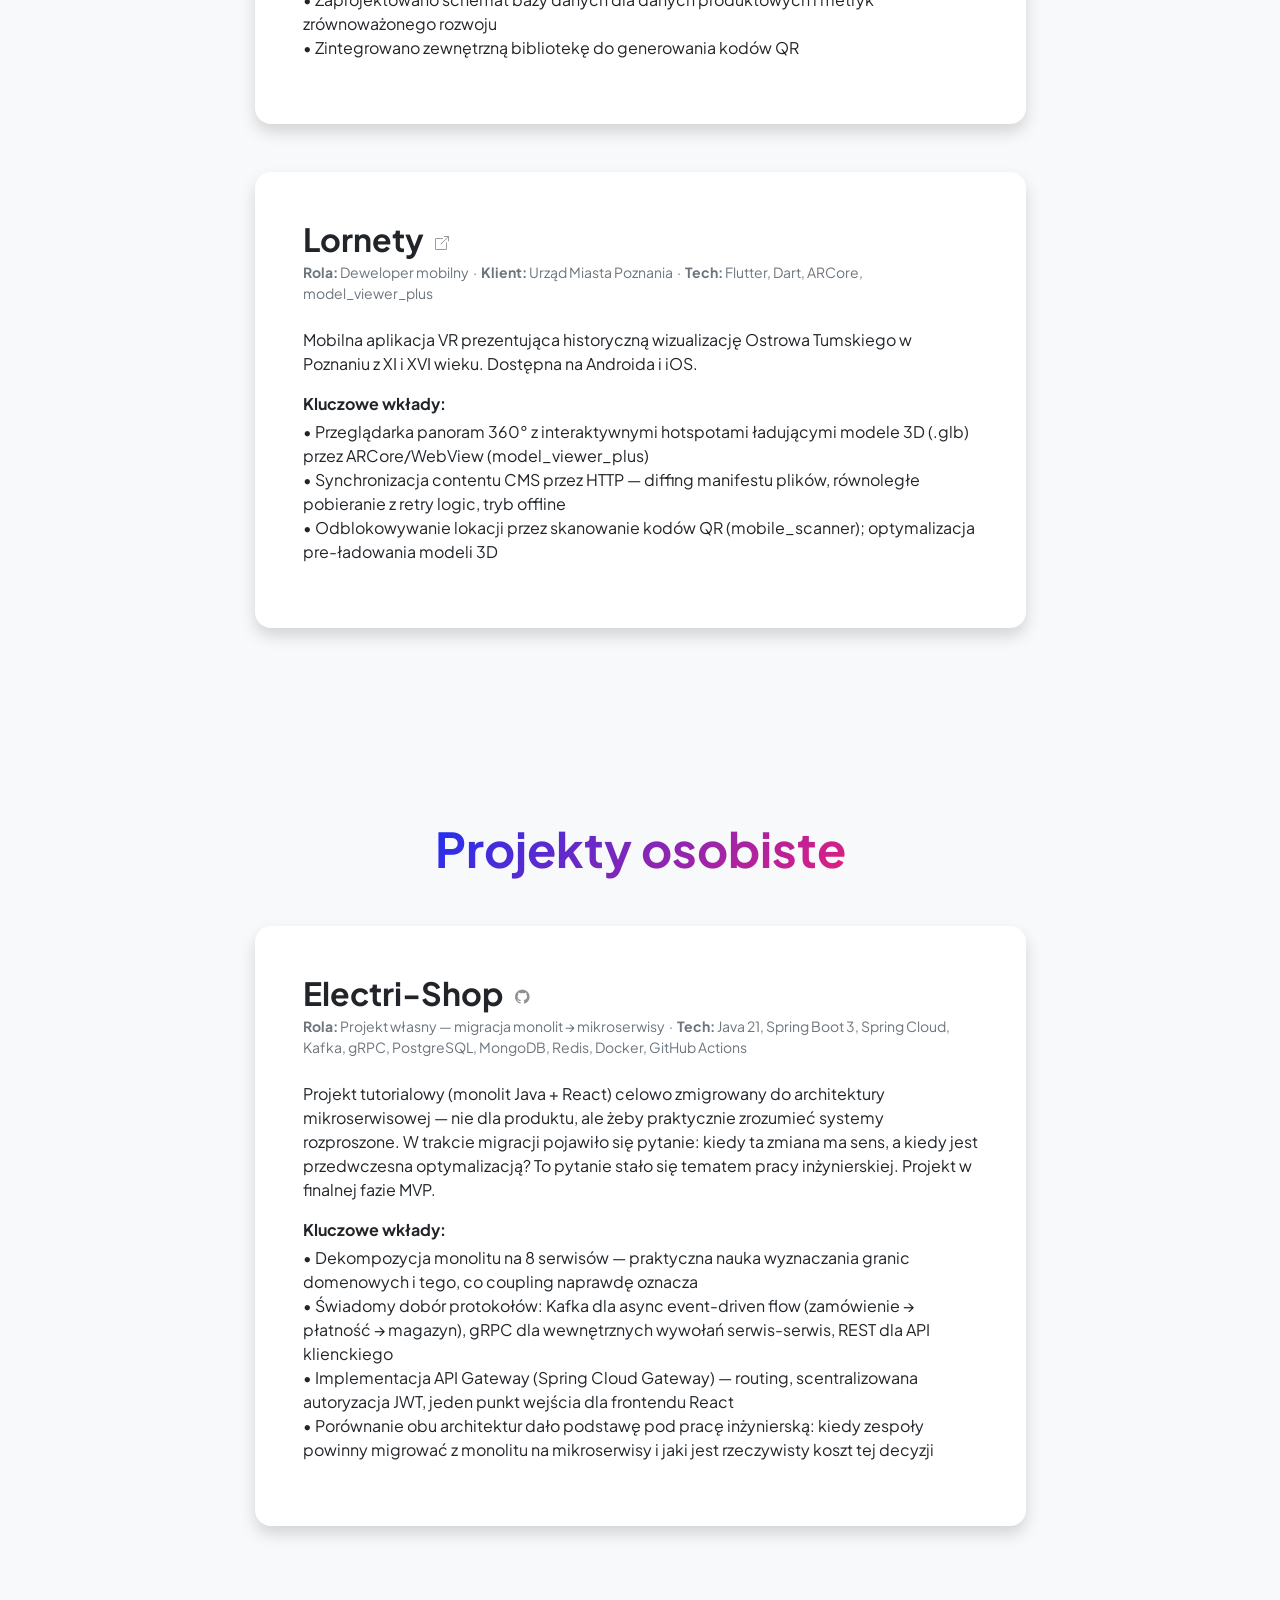
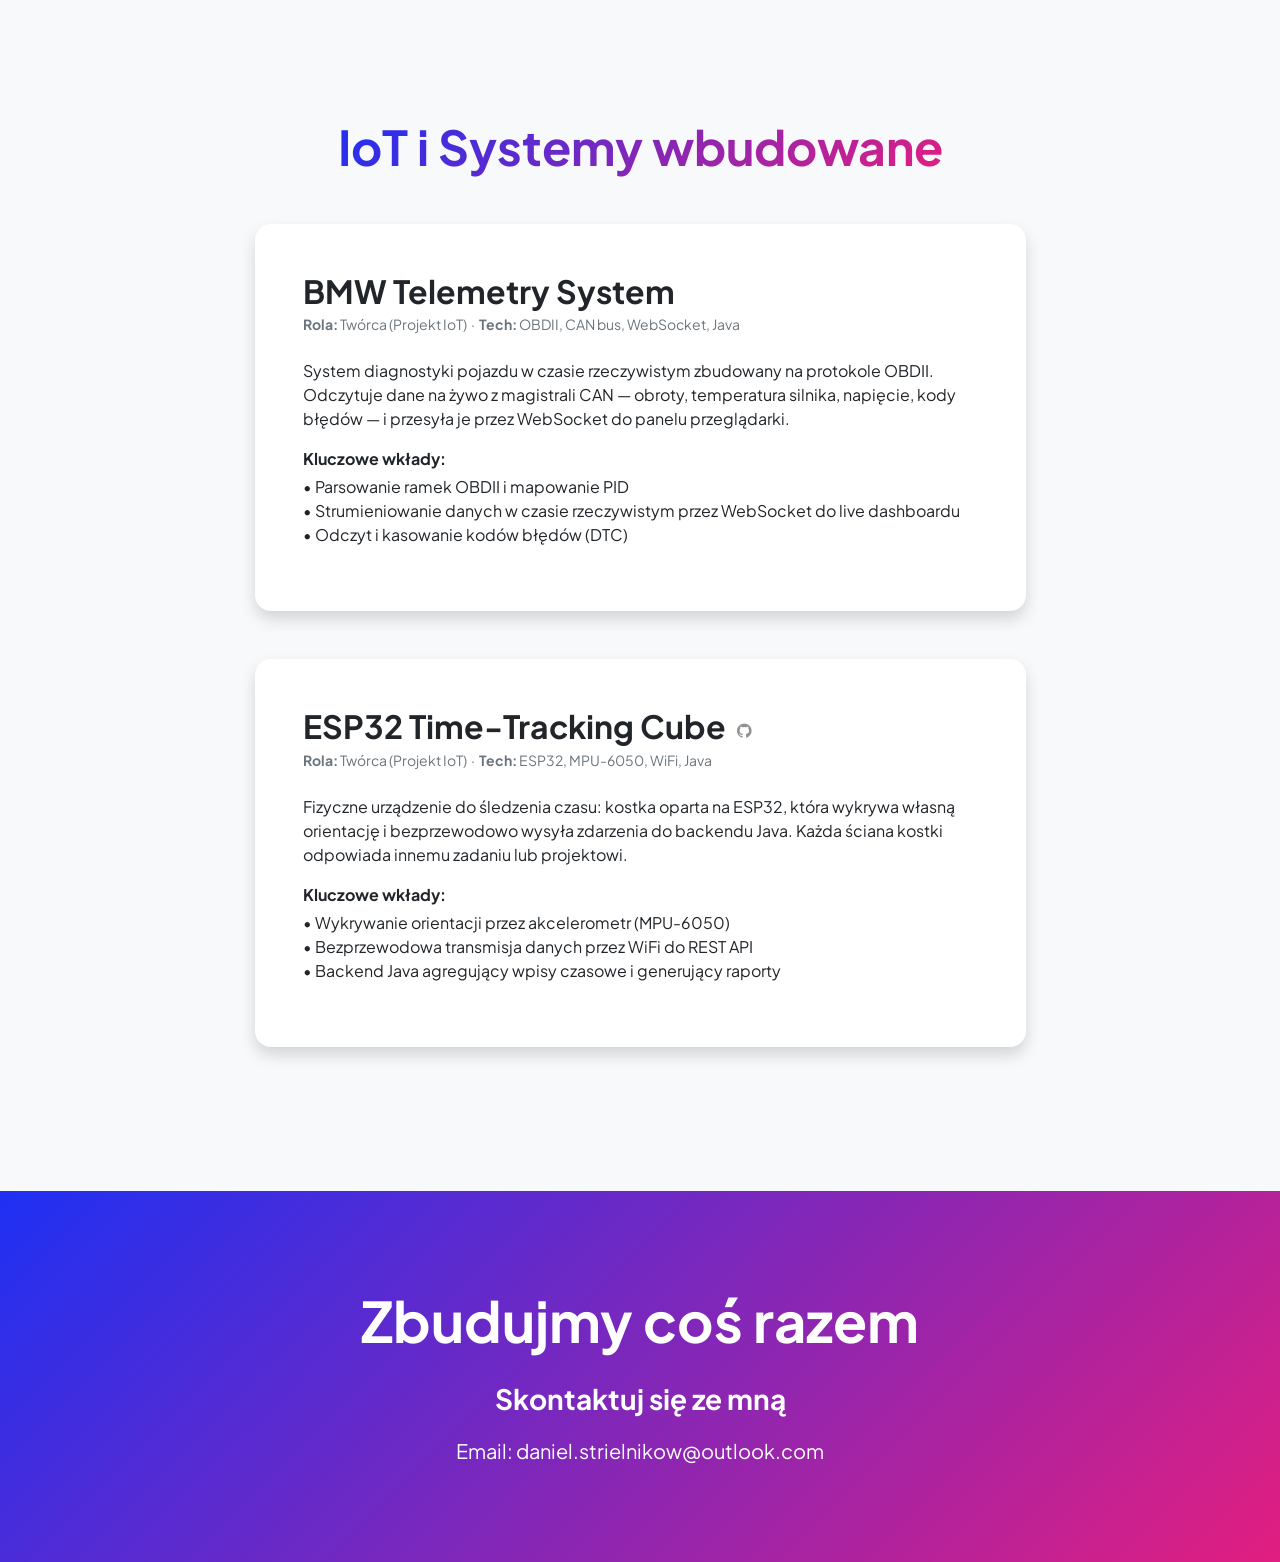
<file: projects.html>
<!DOCTYPE html>
<html lang="pl">
<head>
    <meta charset="utf-8"/>
    <meta name="viewport" content="width=device-width, initial-scale=1, shrink-to-fit=no"/>
    <meta name="description" content="Daniel Strielnikow's Projects - Commercial and personal Java projects including OMOM Marketplace, Digital Passport, SeeTrade LTD, Lornety VR, and IoT systems."/>
    <meta name="author" content="Daniel Strielnikow"/>
    <meta name="keywords" content="Java Projects, E-commerce, Digital Passport, VR Application, Spring Boot, Web Development, IoT, OMOM Marketplace"/>
    <title>Projects - Daniel Strielnikow Portfolio</title>
    <!-- Open Graph / Social Media Meta Tags -->
    <meta property="og:type" content="website" />
    <meta property="og:title" content="Projects - Daniel Strielnikow Portfolio" />
    <meta property="og:description" content="Explore commercial and personal projects by Daniel Strielnikow, including marketplace platforms, e-commerce systems, VR applications, and IoT devices." />
    <meta name="twitter:card" content="summary_large_image" />
    <meta name="twitter:title" content="Projects - Daniel Strielnikow Portfolio" />
    <!-- Favicon-->
    <link rel="icon" type="image/x-icon" href="images/favicon.ico"/>
    <!-- Custom Google font-->
    <link rel="preconnect" href="https://fonts.googleapis.com"/>
    <link rel="preconnect" href="https://fonts.gstatic.com" crossorigin/>
    <link href="https://fonts.googleapis.com/css2?family=Plus+Jakarta+Sans:wght@100;200;300;400;500;600;700;800;900&amp;display=swap"
          rel="stylesheet"/>
    <!-- Bootstrap icons-->
    <link href="https://cdn.jsdelivr.net/npm/bootstrap-icons@1.8.1/font/bootstrap-icons.css" rel="stylesheet" />
    <link href="css/styles.css" rel="stylesheet"/>
</head>
<body class="d-flex flex-column h-100 bg-light">
<main class="flex-shrink-0">
    <!-- Navigation-->
    <nav class="navbar navbar-expand-lg navbar-light bg-white py-3">
        <div class="container px-5">
            <a class="navbar-brand" href="index.html"><span class="fw-bolder text-primary">Portfolio</span></a>
            <button class="navbar-toggler" type="button" data-bs-toggle="collapse"
                    data-bs-target="#navbarSupportedContent"
                    aria-controls="navbarSupportedContent" aria-expanded="false" aria-label="Toggle navigation"><span
                    class="navbar-toggler-icon"></span></button>
            <div class="collapse navbar-collapse" id="navbarSupportedContent">
                <ul class="navbar-nav ms-auto mb-2 mb-lg-0 small fw-bolder">
                    <li class="nav-item"><a class="nav-link" href="index.html" data-i18n="nav.home">Home</a></li>
                    <li class="nav-item"><a class="nav-link" href="resume.html" data-i18n="nav.resume">Resume</a></li>
                    <li class="nav-item"><a class="nav-link" href="projects.html" data-i18n="nav.projects">Projects</a></li>
                    <li class="nav-item ms-lg-2 mt-2 mt-lg-0"><button id="lang-toggle" class="btn btn-outline-primary btn-sm">EN</button></li>
                </ul>
            </div>
        </div>
    </nav>

    <!-- Commercial Projects Section-->
    <section class="py-5">
        <div class="container px-5 mb-5">
            <div class="text-center mb-5">
                <h1 class="display-5 fw-bolder mb-0"><span class="text-gradient d-inline" data-i18n="projects.commercial.title">Projekty komercyjne</span></h1>
            </div>
            <div class="row gx-5 justify-content-center">
                <div class="col-lg-11 col-xl-9 col-xxl-8">

                    <!-- OMOM Card -->
                    <div class="card overflow-hidden shadow rounded-4 border-0 mb-5">
                        <div class="card-body p-5">
                            <h2 class="fw-bolder mb-1">OMOM — Marketplace</h2>
                            <p class="text-muted small mb-4">
                                <strong data-i18n="label.role">Rola:</strong> <span data-i18n="omom.role">Backend Developer</span>
                            </p>
                            <p data-i18n="omom.desc">Mikroserwis odpowiedzialny za obsługę płatności w wieloplatformowym marketplace. Obejmuje kompletny przepływ płatności — od inicjacji przez Stripe do potwierdzenia zamówienia.</p>
                            <p class="fw-bold mb-1 mt-3" data-i18n="label.contrib">Kluczowe wkłady:</p>
                            <p>
                                • <span data-i18n="omom.feat1">Integracja ze Stripe — przetwarzanie płatności, obsługa webhooków, zarządzanie payment intent</span><br>
                                • <span data-i18n="omom.feat2">Synchronizacja statusu transakcji między bramką płatności a systemem zamówień</span><br>
                                • <span data-i18n="omom.feat3">Zabezpieczony przepływ płatności z obsługą błędów i wsparciem dla zwrotów</span>
                            </p>
                        </div>
                    </div>

                    <!-- SeeTrade Card -->
                    <div class="card overflow-hidden shadow rounded-4 border-0 mb-5">
                        <div class="card-body p-5">
                            <h2 class="fw-bolder mb-1"><a href="https://seetrade.htri.com.pl/pl/" target="_blank" class="card-title-link">SeeTrade LTD <i class="bi bi-box-arrow-up-right link-icon"></i></a></h2>
                            <p class="text-muted small mb-4">
                                <strong data-i18n="label.role">Rola:</strong> <span data-i18n="st.role">Backend Developer</span>
                                &nbsp;·&nbsp;
                                <strong>Tech:</strong> Java 21, Spring Boot 3.5, PostgreSQL, Redis, Docker
                            </p>
                            <p data-i18n="st.summary">Zaawansowane MVP platformy logistycznej do transportu pojazdów. Klienci składają zlecenia podając szczegóły pojazdu i trasy; przewoźnicy przeglądają dostępne zlecenia i je podejmują. System zarządza pełnym cyklem życia zlecenia — od złożenia, przez przydzielenie przewoźnika, po śledzenie statusu transportu.</p>
                            <p class="fw-bold mb-1 mt-3" data-i18n="label.contrib">Kluczowe wkłady:</p>
                            <p>
                                • <span data-i18n="st.contrib1">Zaprojektowanie modelu domenowego: klienci, przewoźnicy, pojazdy, zlecenia transportowe</span><br>
                                • <span data-i18n="st.contrib2">Implementacja logiki przydzielania przewoźników z pesymistycznym blokowaniem bazy danych (race condition przy równoczesnym podejmowaniu zlecenia)</span><br>
                                • <span data-i18n="st.contrib3">Projektowanie REST API i optymalizacja zapytań SQL z indeksami złożonymi</span><br>
                                • <span data-i18n="st.contrib4">Cache Redis dla danych referencyjnych z inwalidacją TTL</span>
                            </p>
                        </div>
                    </div>

                    <!-- Digital Passport Card -->
                    <div class="card overflow-hidden shadow rounded-4 border-0 mb-5">
                        <div class="card-body p-5">
                            <h2 class="fw-bolder mb-1">Digital Passport</h2>
                            <p class="text-muted small mb-4">
                                <strong data-i18n="label.role">Rola:</strong> <span data-i18n="dp.role">Backend Developer</span>
                                &nbsp;·&nbsp;
                                <strong>Tech:</strong> Java, Spring Boot, PostgreSQL
                            </p>
                            <p data-i18n="dp.desc">Platforma cyfrowych paszportów produktowych zgodna z regulacjami UE wymagającymi kodów QR dla produkowanych wyrobów. Opracowałem backend API do rejestracji produktów, generowania kodów QR i pobierania danych.</p>
                            <p class="fw-bold mb-1 mt-3" data-i18n="label.contrib">Kluczowe wkłady:</p>
                            <p>
                                • <span data-i18n="dp.feat1">Zaimplementowano endpointy RESTful API do zarządzania cyklem życia produktu</span><br>
                                • <span data-i18n="dp.feat2">Zaprojektowano schemat bazy danych dla danych produktowych i metryk zrównoważonego rozwoju</span><br>
                                • <span data-i18n="dp.feat3">Zintegrowano zewnętrzną bibliotekę do generowania kodów QR</span>
                            </p>
                        </div>
                    </div>

                    <!-- Lornety Card -->
                    <div class="card overflow-hidden shadow rounded-4 border-0 mb-5">
                        <div class="card-body p-5">
                            <h2 class="fw-bolder mb-1"><a href="https://okaczasu.link/" target="_blank" class="card-title-link">Lornety <i class="bi bi-box-arrow-up-right link-icon"></i></a></h2>
                            <p class="text-muted small mb-4">
                                <strong data-i18n="label.role">Rola:</strong> <span data-i18n="ln.role">Deweloper mobilny</span>
                                &nbsp;·&nbsp;
                                <strong data-i18n="label.client">Klient:</strong> <span data-i18n="ln.client">Urząd Miasta Poznania</span>
                                &nbsp;·&nbsp;
                                <strong>Tech:</strong> Flutter, Dart, ARCore, model_viewer_plus
                            </p>
                            <p data-i18n="ln.desc">Mobilna aplikacja VR prezentująca historyczną wizualizację Ostrowa Tumskiego w Poznaniu z XI i XVI wieku. Dostępna na Androida i iOS.</p>
                            <p class="fw-bold mb-1 mt-3" data-i18n="label.contrib">Kluczowe wkłady:</p>
                            <p>
                                • <span data-i18n="ln.feat1">Opracowano natywną aplikację mobilną integrującą silnik Unity VR</span><br>
                                • <span data-i18n="ln.feat2">Zaimplementowano wyzwalacze treści historycznych oparte na GPS</span><br>
                                • <span data-i18n="ln.feat3">Zoptymalizowano ładowanie zasobów 3D dla wydajności mobilnej</span>
                            </p>
                        </div>
                    </div>

                </div>
            </div>
        </div>
    </section>

    <!-- Personal Projects Section-->
    <section class="py-5">
        <div class="container px-5 mb-5">
            <div class="text-center mb-5">
                <h1 class="display-5 fw-bolder mb-0"><span class="text-gradient d-inline" data-i18n="projects.personal.title">Projekty osobiste</span></h1>
            </div>
            <div class="row gx-5 justify-content-center">
                <div class="col-lg-11 col-xl-9 col-xxl-8">

                    <!-- Electri-Shop Card -->
                    <div class="card overflow-hidden shadow rounded-4 border-0 mb-5">
                        <div class="card-body p-5">
                            <h2 class="fw-bolder mb-1"><a href="https://github.com/danielStrielnikow/Electic-Shop-Microservice" target="_blank" class="card-title-link">Electri-Shop <i class="bi bi-github link-icon"></i></a></h2>
                            <p class="text-muted small mb-4">
                                <strong data-i18n="label.role">Rola:</strong> <span data-i18n="es.role">Backend Developer (Projekt R&D)</span>
                                &nbsp;·&nbsp;
                                <strong>Tech:</strong> Java 21, Spring Boot 3, Spring Cloud, Kafka, gRPC, PostgreSQL, MongoDB, Redis, Docker, GitHub Actions
                            </p>
                            <p data-i18n="es.summary">Projekt R&D eksplorujący projektowanie systemów rozproszonych na przykładzie platformy e-commerce. System 8 luźno powiązanych mikroserwisów komunikujących się synchronicznie przez REST i asynchronicznie przez Apache Kafka. Każdy serwis posiada własne źródło danych; wewnętrzne wywołania realizowane przez gRPC.</p>
                            <p class="fw-bold mb-1 mt-3" data-i18n="label.contrib">Kluczowe wkłady:</p>
                            <p>
                                • <span data-i18n="es.resp1">Projektowanie architektury systemu i granic serwisów</span><br>
                                • <span data-i18n="es.resp2">Implementacja REST API, kontraktów gRPC i transakcji rozproszonych (wzorzec Saga)</span><br>
                                • <span data-i18n="es.resp3">Spójność danych przez idempotentnych konsumentów Kafka i zdarzenia kompensujące</span><br>
                                • <span data-i18n="es.resp4">CI/CD z GitHub Actions, konteneryzacja wszystkich serwisów z Dockerem</span>
                            </p>
                        </div>
                    </div>

                </div>
            </div>
        </div>
    </section>

    <!-- IoT & Embedded Systems Section-->
    <section class="py-5">
        <div class="container px-5 mb-5">
            <div class="text-center mb-5">
                <h1 class="display-5 fw-bolder mb-0"><span class="text-gradient d-inline" data-i18n="projects.iot.title">IoT i Systemy wbudowane</span></h1>
            </div>
            <div class="row gx-5 justify-content-center">
                <div class="col-lg-11 col-xl-9 col-xxl-8">

                    <!-- BMW Telemetry Card -->
                    <div class="card overflow-hidden shadow rounded-4 border-0 mb-5">
                        <div class="card-body p-5">
                            <h2 class="fw-bolder mb-1">BMW Telemetry System</h2>
                            <p class="text-muted small mb-4">
                                <strong data-i18n="label.role">Rola:</strong> <span data-i18n="iot.bmw.role">Twórca (Projekt IoT)</span>
                                &nbsp;·&nbsp;
                                <strong>Tech:</strong> OBDII, CAN bus, WebSocket, Java
                            </p>
                            <p data-i18n="iot.bmw.desc">System diagnostyki pojazdu w czasie rzeczywistym zbudowany na protokole OBDII. Odczytuje dane na żywo z magistrali CAN — obroty, temperatura silnika, napięcie, kody błędów — i przesyła je przez WebSocket do panelu przeglądarki.</p>
                            <p class="fw-bold mb-1 mt-3" data-i18n="label.contrib">Kluczowe wkłady:</p>
                            <p>
                                • <span data-i18n="iot.bmw.feat1">Parsowanie ramek OBDII i mapowanie PID</span><br>
                                • <span data-i18n="iot.bmw.feat2">Strumieniowanie danych w czasie rzeczywistym przez WebSocket do live dashboardu</span><br>
                                • <span data-i18n="iot.bmw.feat3">Odczyt i kasowanie kodów błędów (DTC)</span>
                            </p>
                        </div>
                    </div>

                    <!-- ESP32 Time-Tracking Cube Card -->
                    <div class="card overflow-hidden shadow rounded-4 border-0 mb-5">
                        <div class="card-body p-5">
                            <h2 class="fw-bolder mb-1"><a href="https://github.com/danielStrielnikow/Cuber_Timer" target="_blank" class="card-title-link">ESP32 Time-Tracking Cube <i class="bi bi-github link-icon"></i></a></h2>
                            <p class="text-muted small mb-4">
                                <strong data-i18n="label.role">Rola:</strong> <span data-i18n="iot.esp32.role">Twórca (Projekt IoT)</span>
                                &nbsp;·&nbsp;
                                <strong>Tech:</strong> ESP32, MPU-6050, WiFi, Java
                            </p>
                            <p data-i18n="iot.esp32.desc">Fizyczne urządzenie do śledzenia czasu: kostka oparta na ESP32, która wykrywa własną orientację i bezprzewodowo wysyła zdarzenia do backendu Java. Każda ściana kostki odpowiada innemu zadaniu lub projektowi.</p>
                            <p class="fw-bold mb-1 mt-3" data-i18n="label.contrib">Kluczowe wkłady:</p>
                            <p>
                                • <span data-i18n="iot.esp32.feat1">Wykrywanie orientacji przez akcelerometr (MPU-6050)</span><br>
                                • <span data-i18n="iot.esp32.feat2">Bezprzewodowa transmisja danych przez WiFi do REST API</span><br>
                                • <span data-i18n="iot.esp32.feat3">Backend Java agregujący wpisy czasowe i generujący raporty</span>
                            </p>
                        </div>
                    </div>

                </div>
            </div>
        </div>
    </section>

    <!-- Contact CTA -->
    <section class="py-5 bg-gradient-primary-to-secondary text-white">
        <div class="container px-5 my-5">
            <div class="text-center">
                <h2 class="display-4 fw-bolder mb-4" data-i18n="contact.headline">Zbudujmy coś razem</h2>
                <p class="fs-3 fw-bold mb-3" data-i18n="contact.subheading">Skontaktuj się ze mną</p>
                <p class="fs-5 mb-1">Email: <a href="mailto:daniel.strielnikow@outlook.com" class="text-white">daniel.strielnikow@outlook.com</a></p>
            </div>
        </div>
    </section>

</main>
<!-- Bootstrap core JS-->
<script src="https://cdn.jsdelivr.net/npm/bootstrap@5.2.3/dist/js/bootstrap.bundle.min.js"></script>
<script src="js/i18n.js"></script>
</body>
</html>
</file>
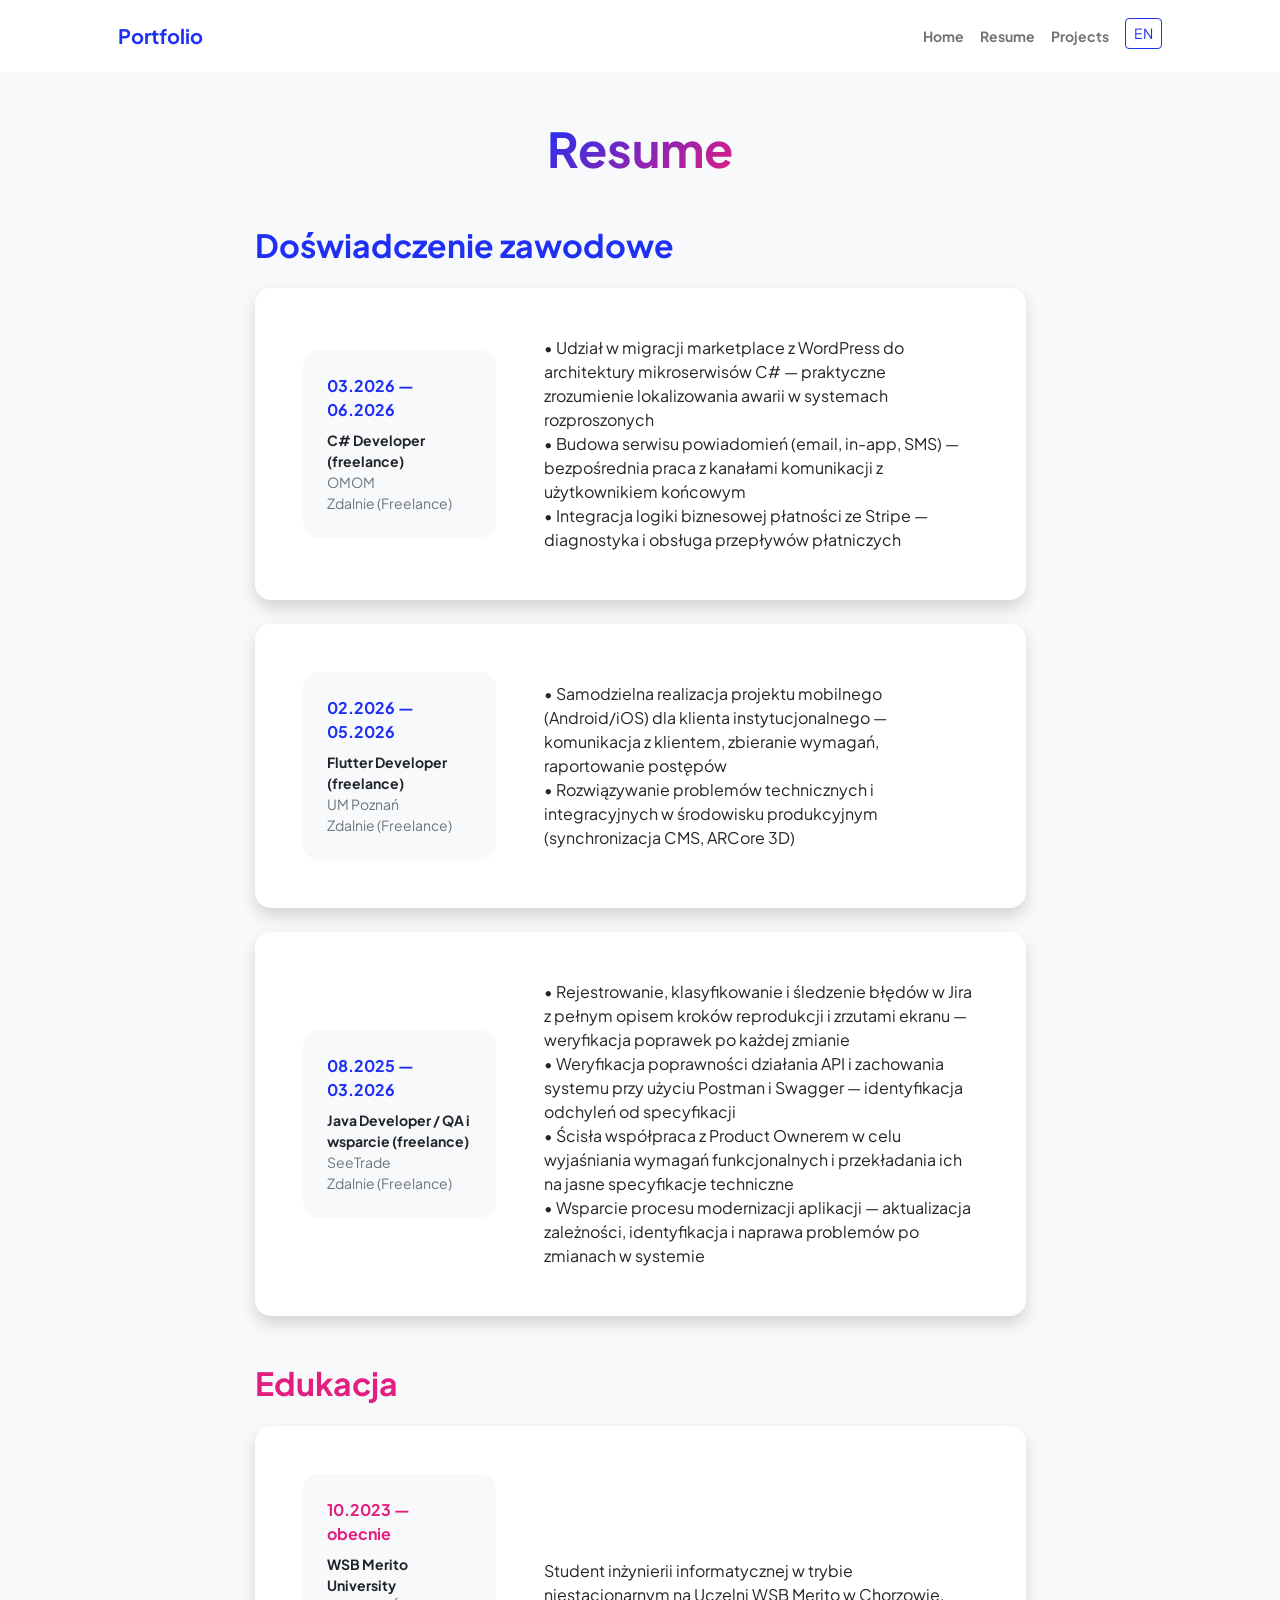
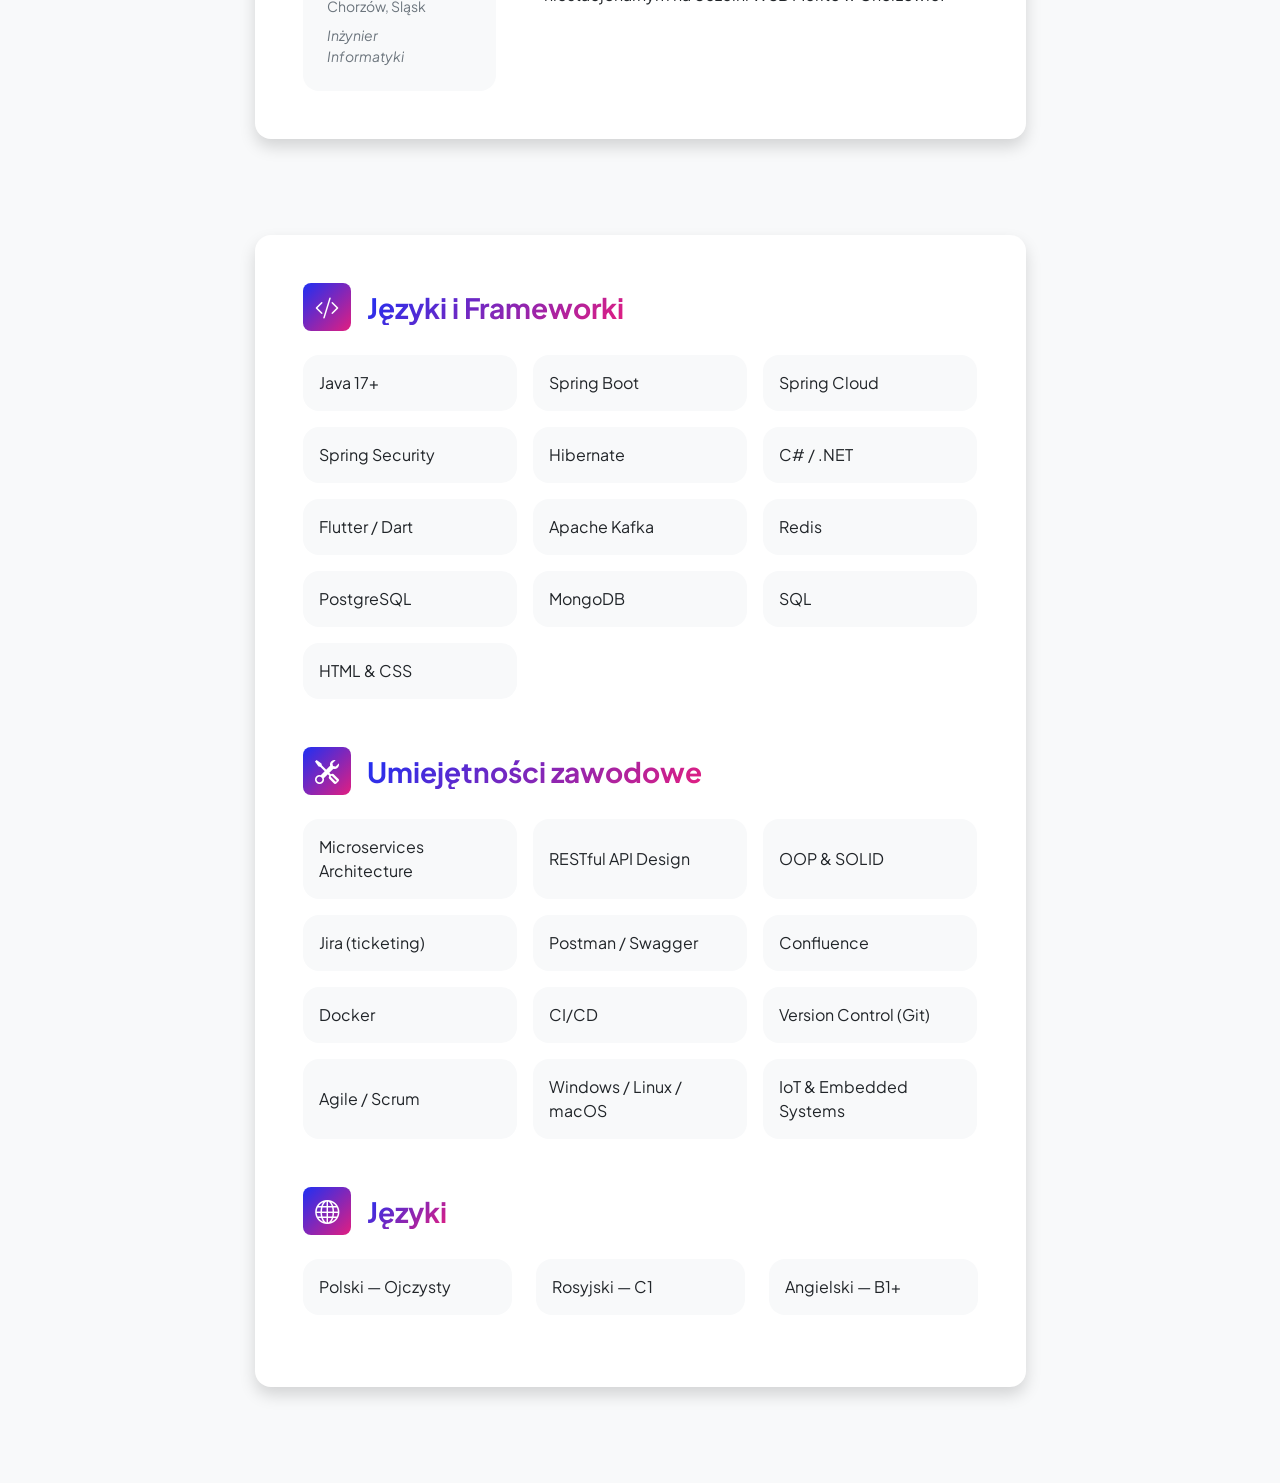
<file: resume.html>
<!DOCTYPE html>
<html lang="pl">
<head>
    <meta charset="utf-8" />
    <meta name="viewport" content="width=device-width, initial-scale=1, shrink-to-fit=no" />
    <meta name="description" content="Daniel Strielnikow's Resume - Backend Developer with experience in Java, C#, Flutter, Docker, Jira, and CI/CD pipelines." />
    <meta name="author" content="Daniel Strielnikow" />
    <meta name="keywords" content="Backend Developer Resume, CV, Java, Spring Boot, C#, Flutter, Docker, Jira, IT Support" />
    <title>Resume - Daniel Strielnikow</title>
    <!-- Open Graph / Social Media Meta Tags -->
    <meta property="og:type" content="website" />
    <meta property="og:title" content="Resume - Daniel Strielnikow" />
    <meta property="og:description" content="Backend Developer with commercial experience in Java, C#, and Flutter. Download resume." />
    <meta name="twitter:card" content="summary" />
    <meta name="twitter:title" content="Resume - Daniel Strielnikow" />
    <!-- Favicon-->
    <link rel="icon" type="image/x-icon" href="images/favicon.ico"/>
    <!-- Custom Google font-->
    <link rel="preconnect" href="https://fonts.googleapis.com" />
    <link rel="preconnect" href="https://fonts.gstatic.com" crossorigin />
    <link href="https://fonts.googleapis.com/css2?family=Plus+Jakarta+Sans:wght@100;200;300;400;500;600;700;800;900&amp;display=swap" rel="stylesheet" />
    <!-- Bootstrap icons-->
    <link href="https://cdn.jsdelivr.net/npm/bootstrap-icons@1.8.1/font/bootstrap-icons.css" rel="stylesheet" />
    <link href="css/styles.css" rel="stylesheet"/>
</head>
<body class="d-flex flex-column h-100 bg-light">
<main class="flex-shrink-0">
    <!-- Navigation-->
    <nav class="navbar navbar-expand-lg navbar-light bg-white py-3">
        <div class="container px-5">
            <a class="navbar-brand" href="index.html"><span class="fw-bolder text-primary">Portfolio</span></a>
            <button class="navbar-toggler" type="button" data-bs-toggle="collapse" data-bs-target="#navbarSupportedContent" aria-controls="navbarSupportedContent" aria-expanded="false" aria-label="Toggle navigation"><span class="navbar-toggler-icon"></span></button>
            <div class="collapse navbar-collapse" id="navbarSupportedContent">
                <ul class="navbar-nav ms-auto mb-2 mb-lg-0 small fw-bolder">
                    <li class="nav-item"><a class="nav-link" href="index.html" data-i18n="nav.home">Home</a></li>
                    <li class="nav-item"><a class="nav-link" href="resume.html" data-i18n="nav.resume">Resume</a></li>
                    <li class="nav-item"><a class="nav-link" href="projects.html" data-i18n="nav.projects">Projects</a></li>
                    <li class="nav-item ms-lg-2 mt-2 mt-lg-0"><button id="lang-toggle" class="btn btn-outline-primary btn-sm">EN</button></li>
                </ul>
            </div>
        </div>
    </nav>

    <!-- Page Content-->
    <div class="container px-5 my-5">
        <div class="text-center mb-5">
            <h1 class="display-5 fw-bolder mb-0"><span class="text-gradient d-inline" data-i18n="resume.page.title">Resume</span></h1>
        </div>
        <div class="row gx-5 justify-content-center">
            <div class="col-lg-11 col-xl-9 col-xxl-8">

                <!-- Experience Section-->
                <section>
                    <div class="d-flex align-items-center justify-content-between mb-4">
                        <h2 class="text-primary fw-bolder mb-0" data-i18n="resume.exp.title">Doświadczenie zawodowe</h2>
                    </div>

                    <!-- OMOM Experience Card -->
                    <div class="card shadow border-0 rounded-4 mb-4">
                        <div class="card-body p-5">
                            <div class="row align-items-center gx-5">
                                <div class="col text-center text-lg-start mb-4 mb-lg-0">
                                    <div class="bg-light p-4 rounded-4">
                                        <div class="text-primary fw-bolder mb-2" data-i18n="exp.omom.period">03.2026 — 06.2026</div>
                                        <div class="small fw-bolder" data-i18n="exp.omom.title">C# Developer (freelance)</div>
                                        <div class="small text-muted" data-i18n="exp.omom.company">OMOM</div>
                                        <div class="small text-muted" data-i18n="exp.omom.location">Zdalnie (Freelance)</div>
                                    </div>
                                </div>
                                <div class="col-lg-8">
                                    <div>
                                        • <span data-i18n="exp.omom.feat1">Udział w migracji marketplace z WordPress do architektury mikroserwisów C# — praktyczne zrozumienie lokalizowania awarii w systemach rozproszonych</span><br>
                                        • <span data-i18n="exp.omom.feat2">Budowa serwisu powiadomień (email, in-app, SMS) — bezpośrednia praca z kanałami komunikacji z użytkownikiem końcowym</span><br>
                                        • <span data-i18n="exp.omom.feat3">Integracja logiki biznesowej płatności ze Stripe — diagnostyka i obsługa przepływów płatniczych</span>
                                    </div>
                                </div>
                            </div>
                        </div>
                    </div>

                    <!-- UM Poznań Experience Card -->
                    <div class="card shadow border-0 rounded-4 mb-4">
                        <div class="card-body p-5">
                            <div class="row align-items-center gx-5">
                                <div class="col text-center text-lg-start mb-4 mb-lg-0">
                                    <div class="bg-light p-4 rounded-4">
                                        <div class="text-primary fw-bolder mb-2" data-i18n="exp.poznan.period">02.2026 — 05.2026</div>
                                        <div class="small fw-bolder" data-i18n="exp.poznan.title">Flutter Developer (freelance)</div>
                                        <div class="small text-muted" data-i18n="exp.poznan.company">UM Poznań</div>
                                        <div class="small text-muted" data-i18n="exp.poznan.location">Zdalnie (Freelance)</div>
                                    </div>
                                </div>
                                <div class="col-lg-8">
                                    <div>
                                        • <span data-i18n="exp.poznan.feat1">Samodzielna realizacja projektu mobilnego (Android/iOS) dla klienta instytucjonalnego — komunikacja z klientem, zbieranie wymagań, raportowanie postępów</span><br>
                                        • <span data-i18n="exp.poznan.feat2">Rozwiązywanie problemów technicznych i integracyjnych w środowisku produkcyjnym (synchronizacja CMS, ARCore 3D)</span>
                                    </div>
                                </div>
                            </div>
                        </div>
                    </div>

                    <!-- SeeTrade Experience Card -->
                    <div class="card shadow border-0 rounded-4 mb-5">
                        <div class="card-body p-5">
                            <div class="row align-items-center gx-5">
                                <div class="col text-center text-lg-start mb-4 mb-lg-0">
                                    <div class="bg-light p-4 rounded-4">
                                        <div class="text-primary fw-bolder mb-2" data-i18n="exp.seetrade.period">08.2025 — 03.2026</div>
                                        <div class="small fw-bolder" data-i18n="exp.seetrade.title">Java Developer / QA i wsparcie (freelance)</div>
                                        <div class="small text-muted" data-i18n="exp.seetrade.company">SeeTrade</div>
                                        <div class="small text-muted" data-i18n="exp.seetrade.location">Zdalnie (Freelance)</div>
                                    </div>
                                </div>
                                <div class="col-lg-8">
                                    <div>
                                        • <span data-i18n="exp.seetrade.feat1">Rejestrowanie, klasyfikowanie i śledzenie błędów w Jira z pełnym opisem kroków reprodukcji i zrzutami ekranu — weryfikacja poprawek po każdej zmianie</span><br>
                                        • <span data-i18n="exp.seetrade.feat2">Weryfikacja poprawności działania API i zachowania systemu przy użyciu Postman i Swagger — identyfikacja odchyleń od specyfikacji</span><br>
                                        • <span data-i18n="exp.seetrade.feat3">Ścisła współpraca z Product Ownerem w celu wyjaśniania wymagań funkcjonalnych i przekładania ich na jasne specyfikacje techniczne</span><br>
                                        • <span data-i18n="exp.seetrade.feat4">Wsparcie procesu modernizacji aplikacji — aktualizacja zależności, identyfikacja i naprawa problemów po zmianach w systemie</span>
                                    </div>
                                </div>
                            </div>
                        </div>
                    </div>
                </section>

                <!-- Education Section-->
                <section>
                    <h2 class="text-secondary fw-bolder mb-4" data-i18n="resume.edu.title">Edukacja</h2>
                    <!-- WSB Education Card -->
                    <div class="card shadow border-0 rounded-4 mb-5">
                        <div class="card-body p-5">
                            <div class="row align-items-center gx-5">
                                <div class="col text-center text-lg-start mb-4 mb-lg-0">
                                    <div class="bg-light p-4 rounded-4">
                                        <div class="text-secondary fw-bolder mb-2" data-i18n="edu.wsb.period">10.2023 — obecnie</div>
                                        <div class="mb-2">
                                            <div class="small fw-bolder">WSB Merito University</div>
                                            <div class="small text-muted" data-i18n="edu.wsb.location">Chorzów, Śląsk</div>
                                        </div>
                                        <div class="fst-italic">
                                            <div class="small text-muted" data-i18n="edu.wsb.degree">Inżynier</div>
                                            <div class="small text-muted" data-i18n="edu.wsb.field">Informatyki</div>
                                        </div>
                                    </div>
                                </div>
                                <div class="col-lg-8">
                                    <div data-i18n="edu.wsb.desc">Student inżynierii informatycznej w trybie niestacjonarnym na Uczelni WSB Merito w Chorzowie, specjalizujący się w programowaniu w Javie, programowaniu obiektowym i bazach danych SQL. Rozwijanie praktycznych umiejętności programistycznych i rozumienia cyklu życia oprogramowania.</div>
                                </div>
                            </div>
                        </div>
                    </div>
                </section>

                <!-- Divider-->
                <div class="pb-5"></div>

                <!-- Skills Section-->
                <section>
                    <div class="card shadow border-0 rounded-4 mb-5">
                        <div class="card-body p-5">

                            <!-- Languages & Frameworks -->
                            <div class="mb-5">
                                <div class="d-flex align-items-center mb-4">
                                    <div class="feature bg-primary bg-gradient-primary-to-secondary text-white rounded-3 me-3">
                                        <i class="bi bi-code-slash"></i>
                                    </div>
                                    <h3 class="fw-bolder mb-0">
                                        <span class="text-gradient d-inline" data-i18n="resume.skills.langs.title">Języki i Frameworki</span>
                                    </h3>
                                </div>
                                <div class="row row-cols-1 row-cols-md-3 g-3">
                                    <div class="col"><div class="d-flex align-items-center bg-light rounded-4 p-3 h-100">Java 17+</div></div>
                                    <div class="col"><div class="d-flex align-items-center bg-light rounded-4 p-3 h-100">Spring Boot</div></div>
                                    <div class="col"><div class="d-flex align-items-center bg-light rounded-4 p-3 h-100">Spring Cloud</div></div>
                                    <div class="col"><div class="d-flex align-items-center bg-light rounded-4 p-3 h-100">Spring Security</div></div>
                                    <div class="col"><div class="d-flex align-items-center bg-light rounded-4 p-3 h-100">Hibernate</div></div>
                                    <div class="col"><div class="d-flex align-items-center bg-light rounded-4 p-3 h-100">C# / .NET</div></div>
                                    <div class="col"><div class="d-flex align-items-center bg-light rounded-4 p-3 h-100">Flutter / Dart</div></div>
                                    <div class="col"><div class="d-flex align-items-center bg-light rounded-4 p-3 h-100">Apache Kafka</div></div>
                                    <div class="col"><div class="d-flex align-items-center bg-light rounded-4 p-3 h-100">Redis</div></div>
                                    <div class="col"><div class="d-flex align-items-center bg-light rounded-4 p-3 h-100">PostgreSQL</div></div>
                                    <div class="col"><div class="d-flex align-items-center bg-light rounded-4 p-3 h-100">MongoDB</div></div>
                                    <div class="col"><div class="d-flex align-items-center bg-light rounded-4 p-3 h-100">SQL</div></div>
                                    <div class="col"><div class="d-flex align-items-center bg-light rounded-4 p-3 h-100">HTML & CSS</div></div>
                                </div>
                            </div>

                            <!-- Professional Skills -->
                            <div class="mb-5">
                                <div class="d-flex align-items-center mb-4">
                                    <div class="feature bg-primary bg-gradient-primary-to-secondary text-white rounded-3 me-3">
                                        <i class="bi bi-tools"></i>
                                    </div>
                                    <h3 class="fw-bolder mb-0">
                                        <span class="text-gradient d-inline" data-i18n="resume.skills.pro.title">Umiejętności zawodowe</span>
                                    </h3>
                                </div>
                                <div class="row row-cols-1 row-cols-md-3 g-3">
                                    <div class="col"><div class="d-flex align-items-center bg-light rounded-4 p-3 h-100">Microservices Architecture</div></div>
                                    <div class="col"><div class="d-flex align-items-center bg-light rounded-4 p-3 h-100">RESTful API Design</div></div>
                                    <div class="col"><div class="d-flex align-items-center bg-light rounded-4 p-3 h-100">OOP &amp; SOLID</div></div>
                                    <div class="col"><div class="d-flex align-items-center bg-light rounded-4 p-3 h-100">Jira (ticketing)</div></div>
                                    <div class="col"><div class="d-flex align-items-center bg-light rounded-4 p-3 h-100">Postman / Swagger</div></div>
                                    <div class="col"><div class="d-flex align-items-center bg-light rounded-4 p-3 h-100">Confluence</div></div>
                                    <div class="col"><div class="d-flex align-items-center bg-light rounded-4 p-3 h-100">Docker</div></div>
                                    <div class="col"><div class="d-flex align-items-center bg-light rounded-4 p-3 h-100">CI/CD</div></div>
                                    <div class="col"><div class="d-flex align-items-center bg-light rounded-4 p-3 h-100">Version Control (Git)</div></div>
                                    <div class="col"><div class="d-flex align-items-center bg-light rounded-4 p-3 h-100">Agile / Scrum</div></div>
                                    <div class="col"><div class="d-flex align-items-center bg-light rounded-4 p-3 h-100">Windows / Linux / macOS</div></div>
                                    <div class="col"><div class="d-flex align-items-center bg-light rounded-4 p-3 h-100">IoT &amp; Embedded Systems</div></div>
                                </div>
                            </div>

                            <!-- Natural Languages -->
                            <div>
                                <div class="d-flex align-items-center mb-4">
                                    <div class="feature bg-primary bg-gradient-primary-to-secondary text-white rounded-3 me-3">
                                        <i class="bi bi-globe"></i>
                                    </div>
                                    <h3 class="fw-bolder mb-0">
                                        <span class="text-gradient d-inline" data-i18n="resume.skills.lang.title">Języki</span>
                                    </h3>
                                </div>
                                <div class="row row-cols-1 row-cols-md-3 mb-4">
                                    <div class="col mb-4 mb-md-0">
                                        <div class="d-flex align-items-center bg-light rounded-4 p-3 h-100" data-i18n="lang.polish">Polski — Ojczysty</div>
                                    </div>
                                    <div class="col mb-4 mb-md-0">
                                        <div class="d-flex align-items-center bg-light rounded-4 p-3 h-100" data-i18n="lang.russian">Rosyjski — C1</div>
                                    </div>
                                    <div class="col mb-4 mb-md-0">
                                        <div class="d-flex align-items-center bg-light rounded-4 p-3 h-100" data-i18n="lang.english">Angielski — B1</div>
                                    </div>
                                </div>
                            </div>

                        </div>
                    </div>
                </section>

            </div>
        </div>
    </div>
</main>
<!-- Bootstrap core JS-->
<script src="https://cdn.jsdelivr.net/npm/bootstrap@5.2.3/dist/js/bootstrap.bundle.min.js"></script>
<script src="js/i18n.js"></script>
</body>
</html>
</file>
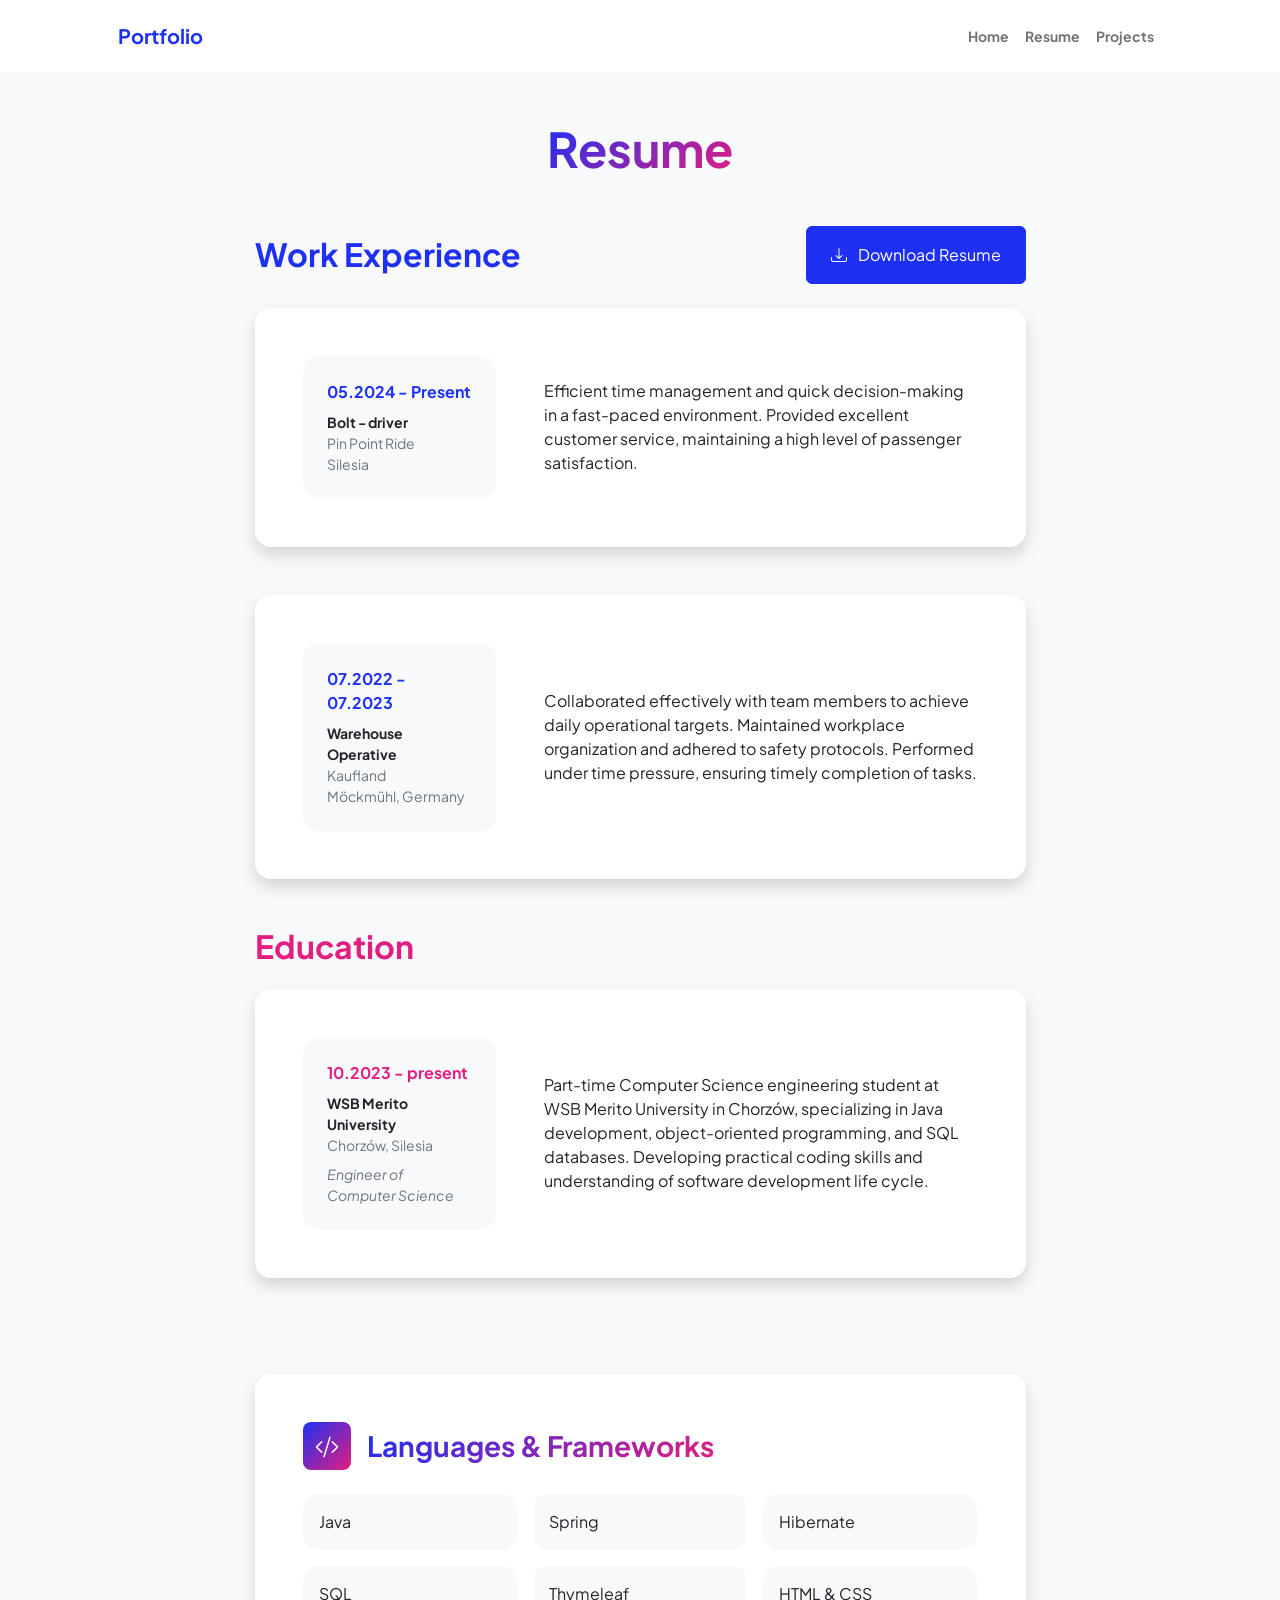
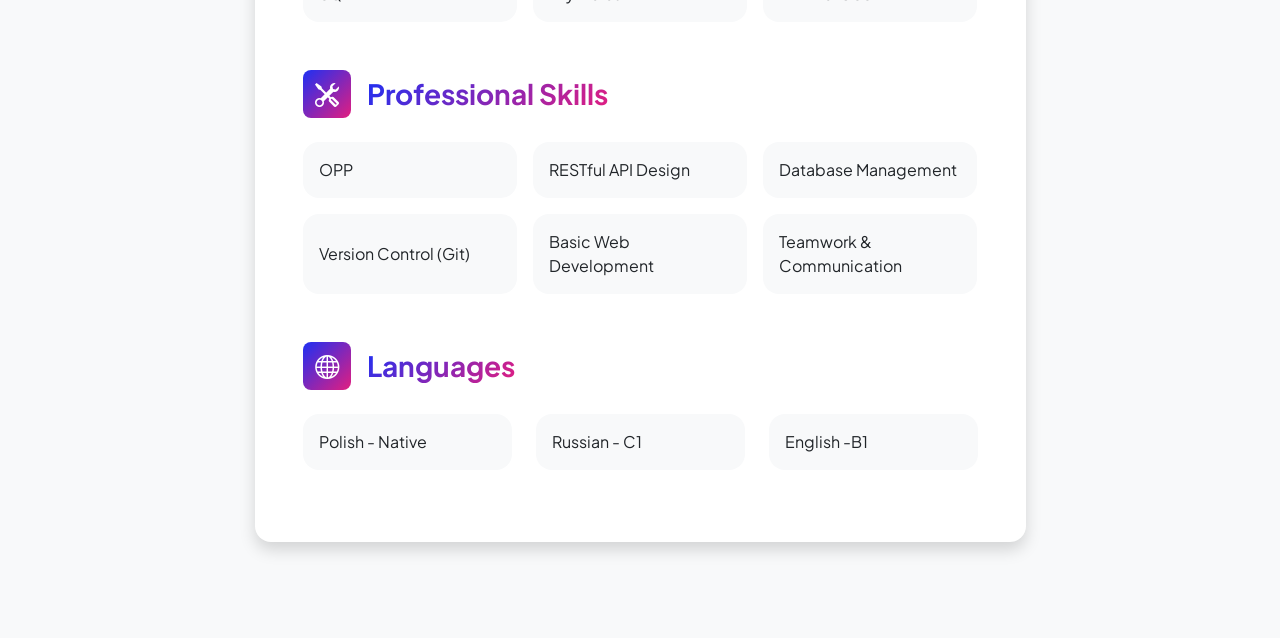
<file: html/resume.html>
<!DOCTYPE html>
<html lang="pl">
<head>
    <meta charset="utf-8" />
    <meta name="viewport" content="width=device-width, initial-scale=1, shrink-to-fit=no" />
    <meta name="description" content="Portfolio Java Developer" />
    <meta name="author" content="Daniel Strielnikow" />
    <title>Portfolio - Project</title>
    <!-- Favicon-->
    <link rel="icon" type="image/x-icon" href="/images/favicon.ico"/>
    <!-- Custom Google font-->
    <link rel="preconnect" href="https://fonts.googleapis.com" />
    <link rel="preconnect" href="https://fonts.gstatic.com" crossorigin />
    <link href="https://fonts.googleapis.com/css2?family=Plus+Jakarta+Sans:wght@100;200;300;400;500;600;700;800;900&amp;display=swap" rel="stylesheet" />
    <!-- Bootstrap icons-->
    <link href="https://cdn.jsdelivr.net/npm/bootstrap-icons@1.8.1/font/bootstrap-icons.css" rel="stylesheet" />
    <link href="/css/styles.css" rel="stylesheet"/>
</head>
<body class="d-flex flex-column h-100 bg-light">
<main class="flex-shrink-0">
    <!-- Navigation-->
    <nav class="navbar navbar-expand-lg navbar-light bg-white py-3">
        <div class="container px-5">
            <a class="navbar-brand" href="index.html"><span class="fw-bolder text-primary">Portfolio</span></a>
            <button class="navbar-toggler" type="button" data-bs-toggle="collapse" data-bs-target="#navbarSupportedContent" aria-controls="navbarSupportedContent" aria-expanded="false" aria-label="Toggle navigation"><span class="navbar-toggler-icon"></span></button>
            <div class="collapse navbar-collapse" id="navbarSupportedContent">
                <ul class="navbar-nav ms-auto mb-2 mb-lg-0 small fw-bolder">
                    <li class="nav-item"><a class="nav-link" href="index.html">Home</a></li>
                    <li class="nav-item"><a class="nav-link" href="resume.html">Resume</a></li>
                    <li class="nav-item"><a class="nav-link" href="projects.html">Projects</a></li>
                </ul>
            </div>
        </div>
    </nav>
    <!-- Page Content-->
    <div class="container px-5 my-5">
        <div class="text-center mb-5">
            <h1 class="display-5 fw-bolder mb-0"><span class="text-gradient d-inline">Resume</span></h1>
        </div>
        <div class="row gx-5 justify-content-center">
            <div class="col-lg-11 col-xl-9 col-xxl-8">
                <!-- Experience Section-->
                <section>
                    <div class="d-flex align-items-center justify-content-between mb-4">
                        <h2 class="text-primary fw-bolder mb-0">Work Experience</h2>
                        <!-- Download resume button-->
                        <a class="btn btn-primary px-4 py-3" href="/resume/Daniel_Strielnikow-ENG.pdf" download>
                            <div class="d-inline-block bi bi-download me-2"></div>
                            Download Resume
                        </a>
                    </div>
                    <!-- Experience Card 1-->
                    <div class="card shadow border-0 rounded-4 mb-5">
                        <div class="card-body p-5">
                            <div class="row align-items-center gx-5">
                                <div class="col text-center text-lg-start mb-4 mb-lg-0">
                                    <div class="bg-light p-4 rounded-4">
                                        <div class="text-primary fw-bolder mb-2">05.2024 - Present</div>
                                        <div class="small fw-bolder">Bolt - driver</div>
                                        <div class="small text-muted">Pin Point Ride</div>
                                        <div class="small text-muted">Silesia</div>
                                    </div>
                                </div>
                                <div class="col-lg-8">
                                    <div>
                                        Efficient time management and quick decision-making in a fast-paced environment.
                                        Provided excellent customer service, maintaining a high level of passenger satisfaction.
                                    </div>
                                </div>
                            </div>
                        </div>
                    </div>
                    <!-- Experience Card 2-->
                    <div class="card shadow border-0 rounded-4 mb-5">
                        <div class="card-body p-5">
                            <div class="row align-items-center gx-5">
                                <div class="col text-center text-lg-start mb-4 mb-lg-0">
                                    <div class="bg-light p-4 rounded-4">
                                        <div class="text-primary fw-bolder mb-2">07.2022 - 07.2023</div>
                                        <div class="small fw-bolder">Warehouse Operative</div>
                                        <div class="small text-muted">Kaufland</div>
                                        <div class="small text-muted">Möckmühl, Germany </div>
                                    </div>
                                </div>
                                <div class="col-lg-8">
                                    <div>
                                        Collaborated effectively with team members to achieve daily operational targets.
                                        Maintained workplace organization and adhered to safety protocols.
                                        Performed under time pressure, ensuring timely completion of tasks.
                                    </div>
                                </div>
                            </div>
                        </div>
                    </div>
                </section>
                <!-- Education Section-->
                <section>
                    <h2 class="text-secondary fw-bolder mb-4">Education</h2>
                    <!-- Education Card 1-->
                    <div class="card shadow border-0 rounded-4 mb-5">
                        <div class="card-body p-5">
                            <div class="row align-items-center gx-5">
                                <div class="col text-center text-lg-start mb-4 mb-lg-0">
                                    <div class="bg-light p-4 rounded-4">
                                        <div class="text-secondary fw-bolder mb-2">10.2023 - present</div>
                                        <div class="mb-2">
                                            <div class="small fw-bolder">WSB Merito University</div>
                                            <div class="small text-muted">Chorzów, Silesia</div>
                                        </div>
                                        <div class="fst-italic">
                                            <div class="small text-muted">Engineer of</div>
                                            <div class="small text-muted">Computer Science</div>
                                        </div>
                                    </div>
                                </div>
                                <div class="col-lg-8">
                                    <div>
                                        Part-time Computer Science engineering student at WSB Merito University in Chorzów,
                                        specializing in Java development, object-oriented programming, and SQL databases.
                                        Developing practical coding skills and understanding of software development life cycle.
                                    </div>
                                </div>
                            </div>
                        </div>
                    </div>
                </section>
                <!-- Divider-->
                <div class="pb-5"></div>
                <!-- Skills Section-->
                <section>
                    <!-- Skillset Card -->
                    <div class="card shadow border-0 rounded-4 mb-5">
                        <div class="card-body p-5">
                            <!-- Languages & Frameworks list -->
                            <div class="mb-5">
                                <div class="d-flex align-items-center mb-4">
                                    <div class="feature bg-primary bg-gradient-primary-to-secondary text-white rounded-3 me-3">
                                        <i class="bi bi-code-slash"></i>
                                    </div>
                                    <h3 class="fw-bolder mb-0">
                                        <span class="text-gradient d-inline">Languages & Frameworks</span>
                                    </h3>
                                </div>
                                <div class="row row-cols-1 row-cols-md-3 g-3">
                                    <div class="col">
                                        <div class="d-flex align-items-center bg-light rounded-4 p-3 h-100">Java</div>
                                    </div>
                                    <div class="col">
                                        <div class="d-flex align-items-center bg-light rounded-4 p-3 h-100">Spring</div>
                                    </div>
                                    <div class="col">
                                        <div class="d-flex align-items-center bg-light rounded-4 p-3 h-100">Hibernate</div>
                                    </div>
                                    <div class="col">
                                        <div class="d-flex align-items-center bg-light rounded-4 p-3 h-100">SQL</div>
                                    </div>
                                    <div class="col">
                                        <div class="d-flex align-items-center bg-light rounded-4 p-3 h-100">Thymeleaf</div>
                                    </div>
                                    <div class="col">
                                        <div class="d-flex align-items-center bg-light rounded-4 p-3 h-100">HTML & CSS</div>
                                    </div>
                                </div>
                            </div>

                            <!-- Professional skills list -->
                            <div>
                                <div class="d-flex align-items-center mb-4">
                                    <div class="feature bg-primary bg-gradient-primary-to-secondary text-white rounded-3 me-3">
                                        <i class="bi bi-tools"></i>
                                    </div>
                                    <h3 class="fw-bolder mb-0">
                                        <span class="text-gradient d-inline">Professional Skills</span>
                                    </h3>
                                </div>
                                <div class="row row-cols-1 row-cols-md-3 g-3">
                                    <div class="col">
                                        <div class="d-flex align-items-center bg-light rounded-4 p-3 h-100">OPP</div>
                                    </div>
                                    <div class="col">
                                        <div class="d-flex align-items-center bg-light rounded-4 p-3 h-100">RESTful API Design</div>
                                    </div>
                                    <div class="col">
                                        <div class="d-flex align-items-center bg-light rounded-4 p-3 h-100">Database Management</div>
                                    </div>
                                    <div class="col">
                                        <div class="d-flex align-items-center bg-light rounded-4 p-3 h-100">Version Control (Git)</div>
                                    </div>
                                    <div class="col">
                                        <div class="d-flex align-items-center bg-light rounded-4 p-3 h-100">Basic Web Development</div>
                                    </div>
                                    <div class="col">
                                        <div class="d-flex align-items-center bg-light rounded-4 p-3 h-100">Teamwork & Communication</div>
                                    </div>
                                </div>
                            </div>

                            <!-- Languages (natural) list -->
                            <div class="mt-5"> <!-- Added margin-top here -->
                                <div class="d-flex align-items-center mb-4">
                                    <div class="feature bg-primary bg-gradient-primary-to-secondary text-white rounded-3 me-3">
                                        <i class="bi bi-globe"></i>
                                    </div>
                                    <h3 class="fw-bolder mb-0">
                                        <span class="text-gradient d-inline">Languages</span>
                                    </h3>
                                </div>
                                <div class="row row-cols-1 row-cols-md-3 mb-4">
                                    <div class="col mb-4 mb-md-0">
                                        <div class="d-flex align-items-center bg-light rounded-4 p-3 h-100">Polish - Native</div>
                                    </div>
                                    <div class="col mb-4 mb-md-0">
                                        <div class="d-flex align-items-center bg-light rounded-4 p-3 h-100">Russian - C1</div>
                                    </div>
                                    <div class="col mb-4 mb-md-0">
                                        <div class="d-flex align-items-center bg-light rounded-4 p-3 h-100">English -B1</div>
                                    </div>
                                </div>
                            </div>
                        </div>
                    </div>
                </section>
            </div>
        </div>
    </div>
</main>
</body>
</html>
</file>
